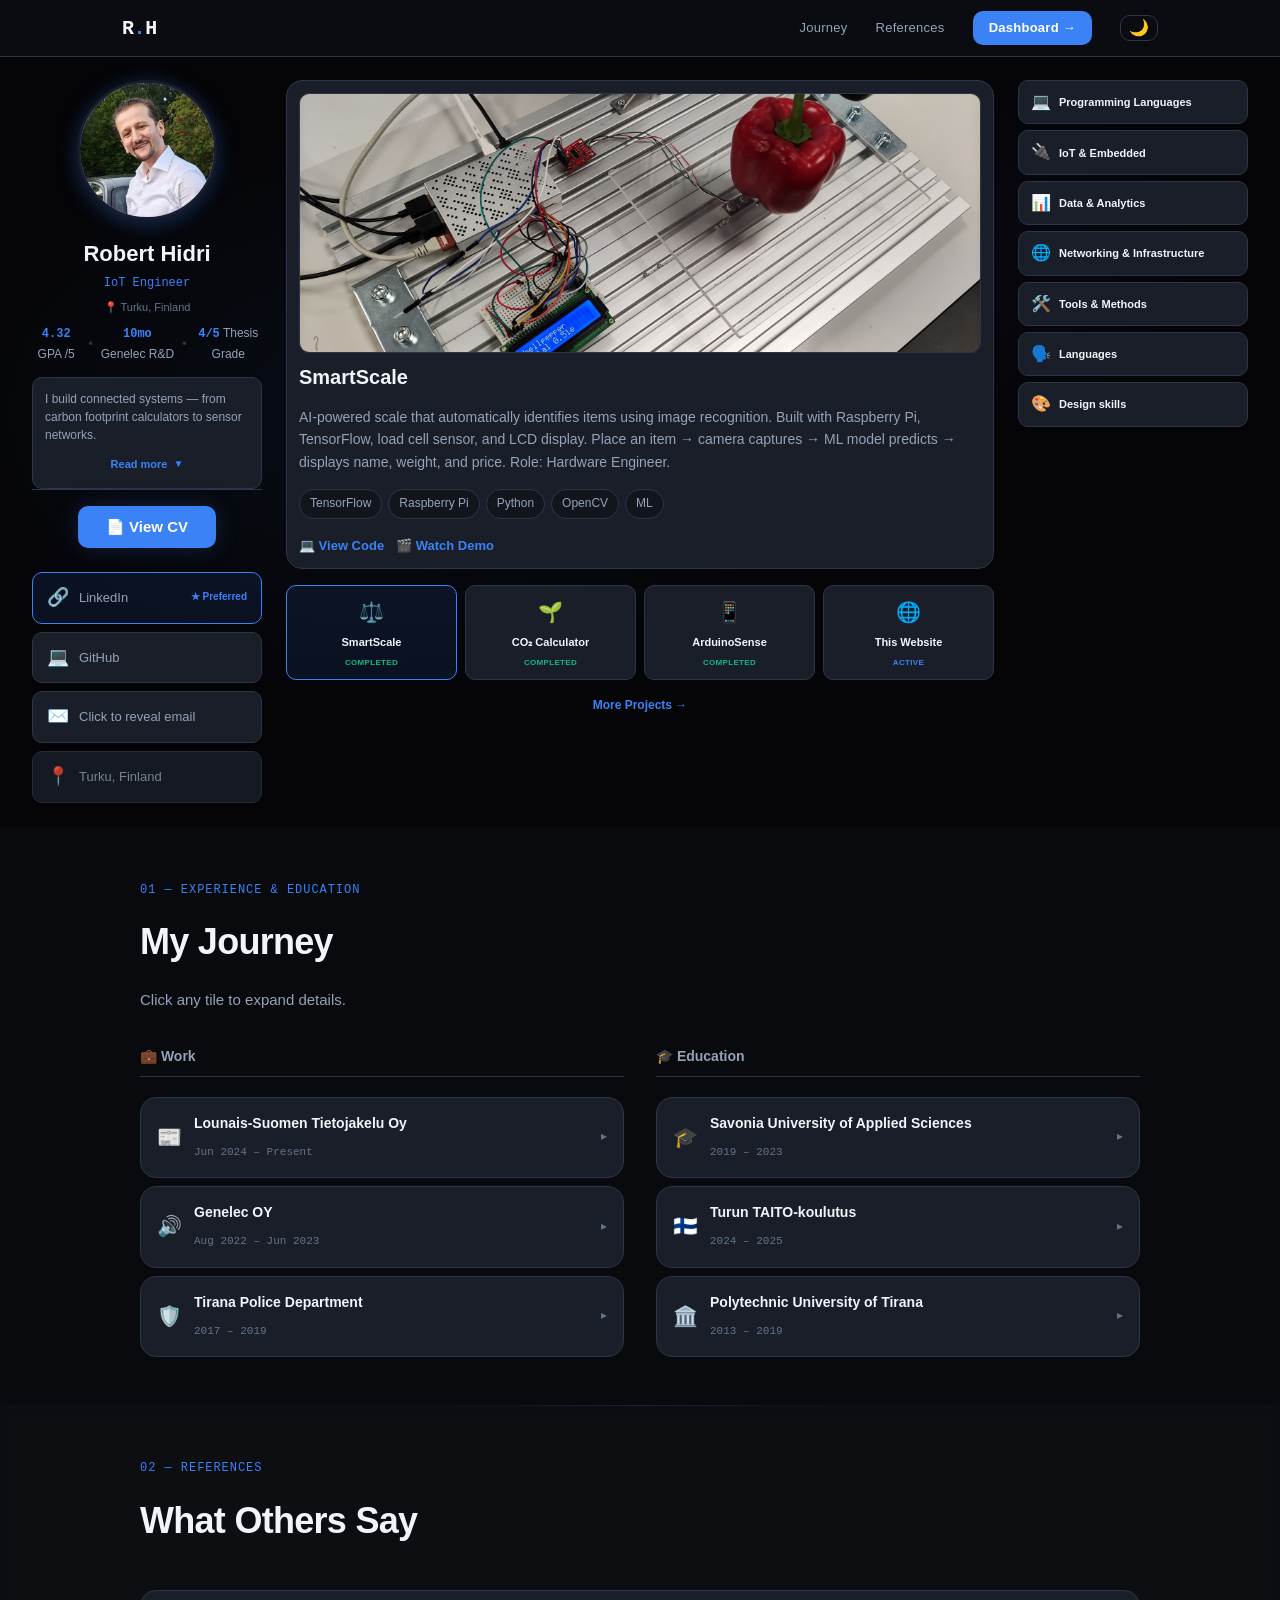
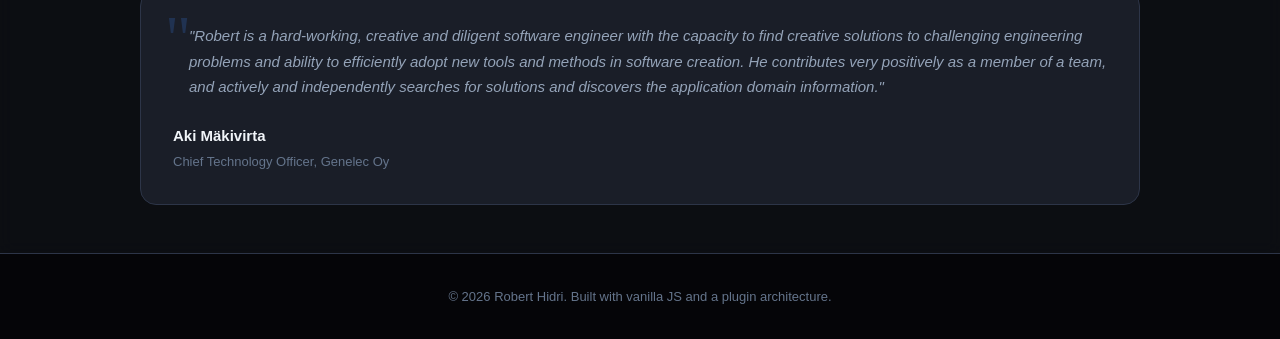
<file: index.html>
<!DOCTYPE html>
<html lang="en">
<head>
    <meta charset="UTF-8">
    <meta name="viewport" content="width=device-width, initial-scale=1.0">

    <!-- Security Headers -->
    <meta http-equiv="X-Content-Type-Options" content="nosniff">
    <meta http-equiv="X-Frame-Options" content="SAMEORIGIN">
    <meta name="referrer" content="strict-origin-when-cross-origin">
    <meta http-equiv="Content-Security-Policy" 
          content="default-src 'self'; 
                   script-src 'self'; 
                   style-src 'self' https://fonts.googleapis.com 'unsafe-inline'; 
                   font-src 'self' https://fonts.gstatic.com; 
                   img-src 'self' data:; 
                   frame-src 'self'; 
                   connect-src 'self';">

    <!-- SEO Meta -->
    <meta name="description" content="Robert Hidri — IoT Engineer based in Finland. Building connected systems from carbon footprint calculators to sensor networks. Python, embedded systems, industrial IoT.">
    <meta name="keywords" content="IoT Engineer, Software Developer, Python, Embedded Systems, Finland, Turku, Carbon Footprint, Genelec">
    <meta name="author" content="Robert Hidri">
    <title>Robert Hidri — IoT Engineer</title>

    <!-- Open Graph for LinkedIn/Facebook sharing -->
    <meta property="og:title" content="Robert Hidri — IoT Engineer">
    <meta property="og:description" content="Building connected systems from carbon footprint calculators to sensor networks. Problem solver who explains complex tech through stories and analogies.">
    <meta property="og:type" content="website">
    <meta property="og:url" content="https://robert26912.github.io/portofolio/">
    <meta property="og:image" content="https://robert26912.github.io/portofolio/og-image.png">
    <meta property="og:image:width" content="1200">
    <meta property="og:image:height" content="630">
    <meta property="og:locale" content="en_US">
    <meta property="og:site_name" content="Robert Hidri Portfolio">

    <!-- Twitter Card -->
    <meta name="twitter:card" content="summary_large_image">
    <meta name="twitter:title" content="Robert Hidri — IoT Engineer">
    <meta name="twitter:description" content="Building connected systems from carbon footprint calculators to sensor networks.">
    <meta name="twitter:image" content="https://robert26912.github.io/portofolio/og-image.png">

    <!-- Theme color for mobile browsers -->
    <meta name="theme-color" content="#0a0c10" id="themeColorMeta">

    <!-- Favicon -->
    <link rel="icon" type="image/svg+xml" href="data:image/svg+xml,<svg xmlns='http://www.w3.org/2000/svg' viewBox='0 0 100 100'><text y='.9em' font-size='90'>⚡</text></svg>">

    <!-- Fonts (preconnect for performance) -->
    <link rel="preconnect" href="https://fonts.googleapis.com">
    <link rel="preconnect" href="https://fonts.gstatic.com" crossorigin>
    <link href="https://fonts.googleapis.com/css2?family=DM+Sans:ital,wght@0,400;0,500;0,700&family=JetBrains+Mono:wght@400;500&display=swap" rel="stylesheet">

    <!-- Stylesheets -->
    <link rel="stylesheet" href="style.css">
    <link rel="stylesheet" href="responsive.css">
</head>

<body>
    <!-- Accessibility: Skip to main content link -->
    <a href="#main-content" class="skip-link">Skip to main content</a>

    <!-- Honeypot: invisible email trap for bots -->
    <div style="position:absolute;left:-9999px;top:-9999px;" aria-hidden="true">
        <a href="mailto:contact@robert-hidri.dev" tabindex="-1">Contact</a>
    </div>

    <!-- ===== NAVIGATION ===== -->
    <nav class="nav" role="navigation" aria-label="Main navigation">
        <div class="nav-inner">
            <a href="index.html" class="nav-logo" aria-label="Robert Hidri — Home">
                R<span class="accent">.</span>H
            </a>

            <!-- Mobile menu toggle -->
            <button class="nav-toggle" id="navToggle" aria-label="Toggle navigation menu" aria-expanded="false">
                <span class="nav-toggle-bar"></span>
                <span class="nav-toggle-bar"></span>
                <span class="nav-toggle-bar"></span>
            </button>

            <div class="nav-links" id="navLinks">
                <a href="#experience">Journey</a>
                <a href="#references">References</a>
                <a href="dashboard.html" class="nav-cta">Dashboard →</a>
                <button class="theme-toggle" id="themeToggle" aria-label="Toggle light/dark mode" title="Toggle theme">🌙</button>
            </div>
        </div>
    </nav>

    <!-- ===== HERO + PROJECTS COMBINED ===== -->
    <header class="hero-compact">
        <div class="hero-layout">

            <!-- Left Column: Profile + Contact -->
            <div class="left-column">

                <!-- Profile Card -->
                <div class="profile-card" id="profileCard">
                    <div class="profile-photo-wrapper">
                        <div class="profile-photo" id="profilePhoto" role="img" aria-label="Profile photo">
                            <span class="photo-placeholder" id="photoPlaceholder">R.H</span>
                        </div>
                    </div>

                    <h1 class="profile-name" id="heroName">Robert Hidri</h1>
                    <p class="profile-title" id="heroTitle">IoT Engineer</p>
                    <p class="profile-location" id="heroLocation"></p>

                    <!-- Quick Stats (rendered from profile.json) -->
                    <div class="profile-quick-stats" id="profileStats" aria-label="Key achievements">
                        <!-- Populated by JS from profile.stats array -->
                    </div>

                    <!-- Expandable Bio Section -->
                    <div class="profile-bio-wrapper" id="bioWrapper">
                        <div class="profile-bio-preview" id="bioToggle" role="button" tabindex="0" aria-expanded="false" aria-controls="bioFull">
                            <p class="bio-teaser" id="bioTeaser">Building connected systems — from carbon footprint calculators to sensor networks.</p>
                            <button class="bio-expand-btn" id="bioExpandBtn" aria-hidden="true" tabindex="-1">
                                <span class="expand-text">Read more</span>
                                <span class="expand-icon" aria-hidden="true">▼</span>
                            </button>
                        </div>

                        <div class="profile-bio-full" id="bioFull" aria-hidden="true">
                            <div class="bio-full-text" id="bioFullText">Loading...</div>
                            <div class="bio-highlights" id="bioHighlights"></div>
                        </div>
                    </div>

                    <button class="btn btn-primary btn-sm" id="cvModalOpen" aria-haspopup="dialog">
                        📄 View CV
                    </button>
                </div>

                <!-- Contact Tiles -->
                <div class="contact-mini" id="contactMini" aria-label="Contact links">
                    <!-- Populated by JS -->
                </div>
            </div>

            <!-- Center: Project Showcase -->
            <div class="center-column">
                <div class="showcase-preview">
                    <div class="preview-media" id="previewMedia">
                        <div class="preview-placeholder">
                            <span class="preview-icon">🌱</span>
                            <span class="preview-text">Carbon Footprint Calculator</span>
                        </div>
                    </div>

                    <div class="preview-info" id="previewDetails">
                        <h3 class="preview-title">Select a Project</h3>
                        <p class="preview-description">Select a project below to preview.</p>
                        <div class="preview-tags"></div>
                        <div class="preview-links"></div>
                    </div>
                </div>

                <!-- Project Tiles Row -->
                <div class="showcase-tiles" id="projectTiles" role="tablist" aria-label="Featured projects">
                    <!-- Populated by JS -->
                </div>

                <a href="dashboard.html" class="showcase-more">More Projects →</a>
            </div>

            <!-- Right Column: Skills Tabs -->
            <div class="right-column">
                <div class="skills-sidebar" id="skillsSidebar" aria-label="Skills overview">
                    <!-- Populated by JS -->
                </div>
            </div>

        </div>
    </header>

    <!-- Fallback when JavaScript is disabled -->
    <noscript>
        <div class="noscript-msg">
            <p><strong>Robert Hidri</strong> — IoT Engineer</p>
            <p>This portfolio requires JavaScript for interactive features. Please enable JavaScript to explore projects, skills, and experience.</p>
        </div>
    </noscript>

    <!-- ===== MAIN CONTENT ===== -->
    <main id="main-content">

        <!-- Experience & Education -->
        <section id="experience" class="section">
            <div class="section-inner">
                <span class="section-tag">01 — Experience &amp; Education</span>
                <h2>My Journey</h2>
                <p class="section-subtitle">Click any tile to expand details.</p>

                <div class="journey-grid">
                    <div class="journey-column">
                        <h3 class="journey-heading">💼 Work</h3>
                        <div class="journey-tiles" id="experienceTiles"></div>
                    </div>

                    <div class="journey-column">
                        <h3 class="journey-heading">🎓 Education</h3>
                        <div class="journey-tiles" id="educationTiles"></div>
                    </div>
                </div>
            </div>
        </section>


        <!-- References -->
        <section id="references" class="section section-alt">
            <div class="section-inner">
                <span class="section-tag">02 — References</span>
                <h2>What Others Say</h2>
                <div class="references-grid" id="referencesGrid"></div>
            </div>
        </section>

    </main>

    <!-- ===== CV MODAL ===== -->
    <div id="cvModal" class="modal" role="dialog" aria-modal="true" aria-labelledby="cvModalTitle" aria-hidden="true">
        <div class="modal-content modal-cv">
            <div class="modal-header">
                <h3 id="cvModalTitle">📄 Curriculum Vitae</h3>
                <button class="modal-close" id="cvModalClose" aria-label="Close CV modal">×</button>
            </div>
            <div class="modal-body">
                <!-- iframe src set dynamically to avoid loading on page load -->
                <iframe id="cvIframe" class="cv-preview" title="Robert Hidri CV PDF"></iframe>
            </div>
            <div class="modal-footer">
                <a href="Robert_Hidri_CV.pdf" download class="btn btn-primary">⬇️ Download PDF</a>
                <button class="btn btn-ghost" id="cvModalCloseFooter">Close</button>
            </div>
        </div>
    </div>

    <!-- ===== FOOTER ===== -->
    <footer class="footer" role="contentinfo">
        <div class="footer-inner">
            <p>&copy; 2026 Robert Hidri. Built with vanilla JS and a plugin architecture.</p>
        </div>
    </footer>

    <!-- Scripts: shared utilities first, then loader -->
    <script src="sanitize.js" defer></script>
    <script src="profile-loader.js" defer></script>
</body>
</html>
</file>
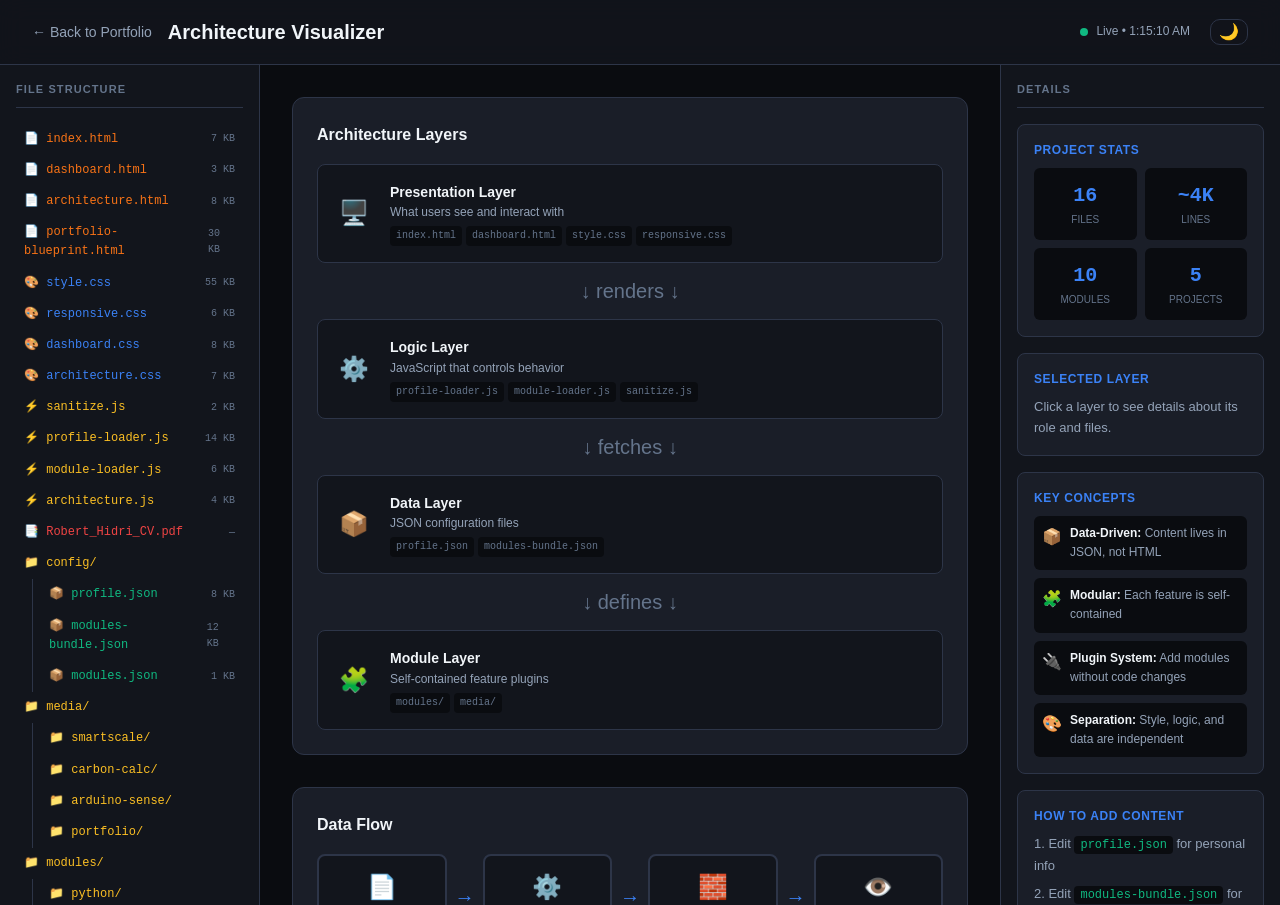
<file: architecture.html>
<!DOCTYPE html>
<html lang="en">
<head>
    <meta charset="UTF-8">
    <meta name="viewport" content="width=device-width, initial-scale=1.0">

    <!-- Security Headers -->
    <meta http-equiv="X-Content-Type-Options" content="nosniff">
    <meta http-equiv="X-Frame-Options" content="SAMEORIGIN">
    <meta name="referrer" content="strict-origin-when-cross-origin">
    <meta http-equiv="Content-Security-Policy"
          content="default-src 'self';
                   script-src 'self';
                   style-src 'self' https://fonts.googleapis.com 'unsafe-inline';
                   font-src 'self' https://fonts.gstatic.com;
                   img-src 'self' data:;
                   connect-src 'self';">

    <meta name="description" content="Architecture visualizer for Robert Hidri's modular portfolio platform.">
    <meta name="author" content="Robert Hidri">
    <title>Architecture — Robert Hidri Portfolio</title>

    <!-- Theme color for mobile browsers -->
    <meta name="theme-color" content="#0a0c10" id="themeColorMeta">

    <!-- Favicon -->
    <link rel="icon" type="image/svg+xml" href="data:image/svg+xml,<svg xmlns='http://www.w3.org/2000/svg' viewBox='0 0 100 100'><text y='.9em' font-size='90'>⚡</text></svg>">

    <!-- Fonts -->
    <link rel="preconnect" href="https://fonts.googleapis.com">
    <link rel="preconnect" href="https://fonts.gstatic.com" crossorigin>
    <link href="https://fonts.googleapis.com/css2?family=DM+Sans:wght@400;500;700&family=JetBrains+Mono:wght@400;500&display=swap" rel="stylesheet">

    <!-- Stylesheet -->
    <link rel="stylesheet" href="architecture.css">
</head>
<body>

    <header class="header" role="banner">
        <div class="header-left">
            <a href="index.html" class="header-back" aria-label="Back to portfolio home">← Back to Portfolio</a>
            <h1>Architecture Visualizer</h1>
        </div>
        <div class="header-right">
            <div class="header-status">
                <span class="status-dot" aria-hidden="true"></span>
                <span id="lastUpdate">Analyzing structure...</span>
            </div>
            <button class="theme-toggle" id="themeToggle" aria-label="Toggle light/dark mode" title="Toggle theme">🌙</button>
        </div>
    </header>

    <main class="main" id="main-content">
        <!-- File Tree -->
        <aside class="file-panel" aria-label="File structure">
            <div class="panel-title">File Structure</div>
            <div class="file-tree" id="fileTree" role="tree">
                <!-- Populated by JS -->
            </div>
        </aside>

        <!-- Main Diagram Area -->
        <section class="diagram-panel" aria-label="Architecture diagrams">

            <!-- Architecture Layers -->
            <div class="diagram-section">
                <h2 class="diagram-title">Architecture Layers</h2>
                <div class="layer-diagram" id="layerDiagram">
                    <div class="layer" data-layer="presentation" role="button" tabindex="0">
                        <div class="layer-icon" aria-hidden="true">🖥️</div>
                        <div class="layer-info">
                            <div class="layer-name">Presentation Layer</div>
                            <div class="layer-desc">What users see and interact with</div>
                            <div class="layer-files">
                                <span class="layer-file">index.html</span>
                                <span class="layer-file">dashboard.html</span>
                                <span class="layer-file">style.css</span>
                                <span class="layer-file">responsive.css</span>
                            </div>
                        </div>
                    </div>

                    <div class="flow-arrow" aria-hidden="true">↓ renders ↓</div>

                    <div class="layer" data-layer="logic" role="button" tabindex="0">
                        <div class="layer-icon" aria-hidden="true">⚙️</div>
                        <div class="layer-info">
                            <div class="layer-name">Logic Layer</div>
                            <div class="layer-desc">JavaScript that controls behavior</div>
                            <div class="layer-files">
                                <span class="layer-file">profile-loader.js</span>
                                <span class="layer-file">module-loader.js</span>
                                <span class="layer-file">sanitize.js</span>
                            </div>
                        </div>
                    </div>

                    <div class="flow-arrow" aria-hidden="true">↓ fetches ↓</div>

                    <div class="layer" data-layer="data" role="button" tabindex="0">
                        <div class="layer-icon" aria-hidden="true">📦</div>
                        <div class="layer-info">
                            <div class="layer-name">Data Layer</div>
                            <div class="layer-desc">JSON configuration files</div>
                            <div class="layer-files">
                                <span class="layer-file">profile.json</span>
                                <span class="layer-file">modules-bundle.json</span>
                            </div>
                        </div>
                    </div>

                    <div class="flow-arrow" aria-hidden="true">↓ defines ↓</div>

                    <div class="layer" data-layer="modules" role="button" tabindex="0">
                        <div class="layer-icon" aria-hidden="true">🧩</div>
                        <div class="layer-info">
                            <div class="layer-name">Module Layer</div>
                            <div class="layer-desc">Self-contained feature plugins</div>
                            <div class="layer-files">
                                <span class="layer-file">modules/</span>
                                <span class="layer-file">media/</span>
                            </div>
                        </div>
                    </div>
                </div>
            </div>

            <!-- Data Flow -->
            <div class="diagram-section">
                <h2 class="diagram-title">Data Flow</h2>
                <div class="flow-diagram">
                    <div class="flow-node">
                        <div class="flow-node-icon" aria-hidden="true">📄</div>
                        <div class="flow-node-label">JSON Config</div>
                    </div>
                    <div class="flow-connector" aria-hidden="true">→</div>
                    <div class="flow-node">
                        <div class="flow-node-icon" aria-hidden="true">⚙️</div>
                        <div class="flow-node-label">JS Loader</div>
                    </div>
                    <div class="flow-connector" aria-hidden="true">→</div>
                    <div class="flow-node">
                        <div class="flow-node-icon" aria-hidden="true">🧱</div>
                        <div class="flow-node-label">DOM Elements</div>
                    </div>
                    <div class="flow-connector" aria-hidden="true">→</div>
                    <div class="flow-node">
                        <div class="flow-node-icon" aria-hidden="true">👁️</div>
                        <div class="flow-node-label">User Sees</div>
                    </div>
                </div>
            </div>

            <!-- Component Relationships (CSS grid, replaces fixed SVG) -->
            <div class="diagram-section">
                <h2 class="diagram-title">Component Relationships</h2>
                <div class="relationship-grid">
                    <div class="rel-node" data-color="blue">
                        <div class="rel-node-icon" aria-hidden="true">📄</div>
                        <div class="rel-node-label">index.html</div>
                        <div class="rel-node-desc">Landing page</div>
                    </div>
                    <div class="rel-node" data-color="yellow">
                        <div class="rel-node-icon" aria-hidden="true">⚡</div>
                        <div class="rel-node-label">profile-loader.js</div>
                        <div class="rel-node-desc">Reads profile.json</div>
                    </div>
                    <div class="rel-node" data-color="green">
                        <div class="rel-node-icon" aria-hidden="true">📦</div>
                        <div class="rel-node-label">profile.json</div>
                        <div class="rel-node-desc">Personal data</div>
                    </div>
                    <div class="rel-arrows" aria-hidden="true">↕ index loads profile-loader → fetches profile.json ↕</div>
                    <div class="rel-node" data-color="purple">
                        <div class="rel-node-icon" aria-hidden="true">🖥️</div>
                        <div class="rel-node-label">dashboard.html</div>
                        <div class="rel-node-desc">Project dashboard</div>
                    </div>
                    <div class="rel-node" data-color="yellow">
                        <div class="rel-node-icon" aria-hidden="true">⚡</div>
                        <div class="rel-node-label">module-loader.js</div>
                        <div class="rel-node-desc">Reads modules bundle</div>
                    </div>
                    <div class="rel-node" data-color="green">
                        <div class="rel-node-icon" aria-hidden="true">📦</div>
                        <div class="rel-node-label">modules-bundle.json</div>
                        <div class="rel-node-desc">All module data</div>
                    </div>
                </div>
            </div>

        </section>

        <!-- Info Panel -->
        <aside class="info-panel" aria-label="Details panel">
            <div class="panel-title">Details</div>

            <div class="info-card">
                <div class="info-card-title">Project Stats</div>
                <div class="stats-grid" id="projectStats">
                    <div class="stat-item">
                        <div class="stat-value" id="statFiles">0</div>
                        <div class="stat-label">Files</div>
                    </div>
                    <div class="stat-item">
                        <div class="stat-value" id="statLines">0</div>
                        <div class="stat-label">Lines</div>
                    </div>
                    <div class="stat-item">
                        <div class="stat-value" id="statModules">0</div>
                        <div class="stat-label">Modules</div>
                    </div>
                    <div class="stat-item">
                        <div class="stat-value" id="statProjects">0</div>
                        <div class="stat-label">Projects</div>
                    </div>
                </div>
            </div>

            <div class="info-card" id="layerInfo">
                <div class="info-card-title">Selected Layer</div>
                <div class="info-card-content">
                    Click a layer to see details about its role and files.
                </div>
            </div>

            <div class="info-card">
                <div class="info-card-title">Key Concepts</div>
                <div class="concept-list">
                    <div class="concept-item">
                        <span class="concept-icon" aria-hidden="true">📦</span>
                        <span class="concept-text"><strong>Data-Driven:</strong> Content lives in JSON, not HTML</span>
                    </div>
                    <div class="concept-item">
                        <span class="concept-icon" aria-hidden="true">🧩</span>
                        <span class="concept-text"><strong>Modular:</strong> Each feature is self-contained</span>
                    </div>
                    <div class="concept-item">
                        <span class="concept-icon" aria-hidden="true">🔌</span>
                        <span class="concept-text"><strong>Plugin System:</strong> Add modules without code changes</span>
                    </div>
                    <div class="concept-item">
                        <span class="concept-icon" aria-hidden="true">🎨</span>
                        <span class="concept-text"><strong>Separation:</strong> Style, logic, and data are independent</span>
                    </div>
                </div>
            </div>

            <div class="info-card">
                <div class="info-card-title">How to Add Content</div>
                <div class="info-card-content">
                    <p>1. Edit <code>profile.json</code> for personal info</p>
                    <p>2. Edit <code>modules-bundle.json</code> for projects</p>
                    <p>3. Drop images in <code>media/</code> folders</p>
                    <p>4. No HTML/JS changes needed!</p>
                </div>
            </div>
        </aside>
    </main>

    <!-- Fallback when JS is disabled -->
    <noscript>
        <div class="noscript-msg">
            <p><strong>Architecture Visualizer</strong></p>
            <p>This page requires JavaScript to render the interactive architecture diagrams.</p>
        </div>
    </noscript>

    <!-- Scripts: shared utilities (theme toggle + sanitize) first -->
    <script src="sanitize.js" defer></script>
    <script src="architecture.js" defer></script>
</body>
</html>
</file>
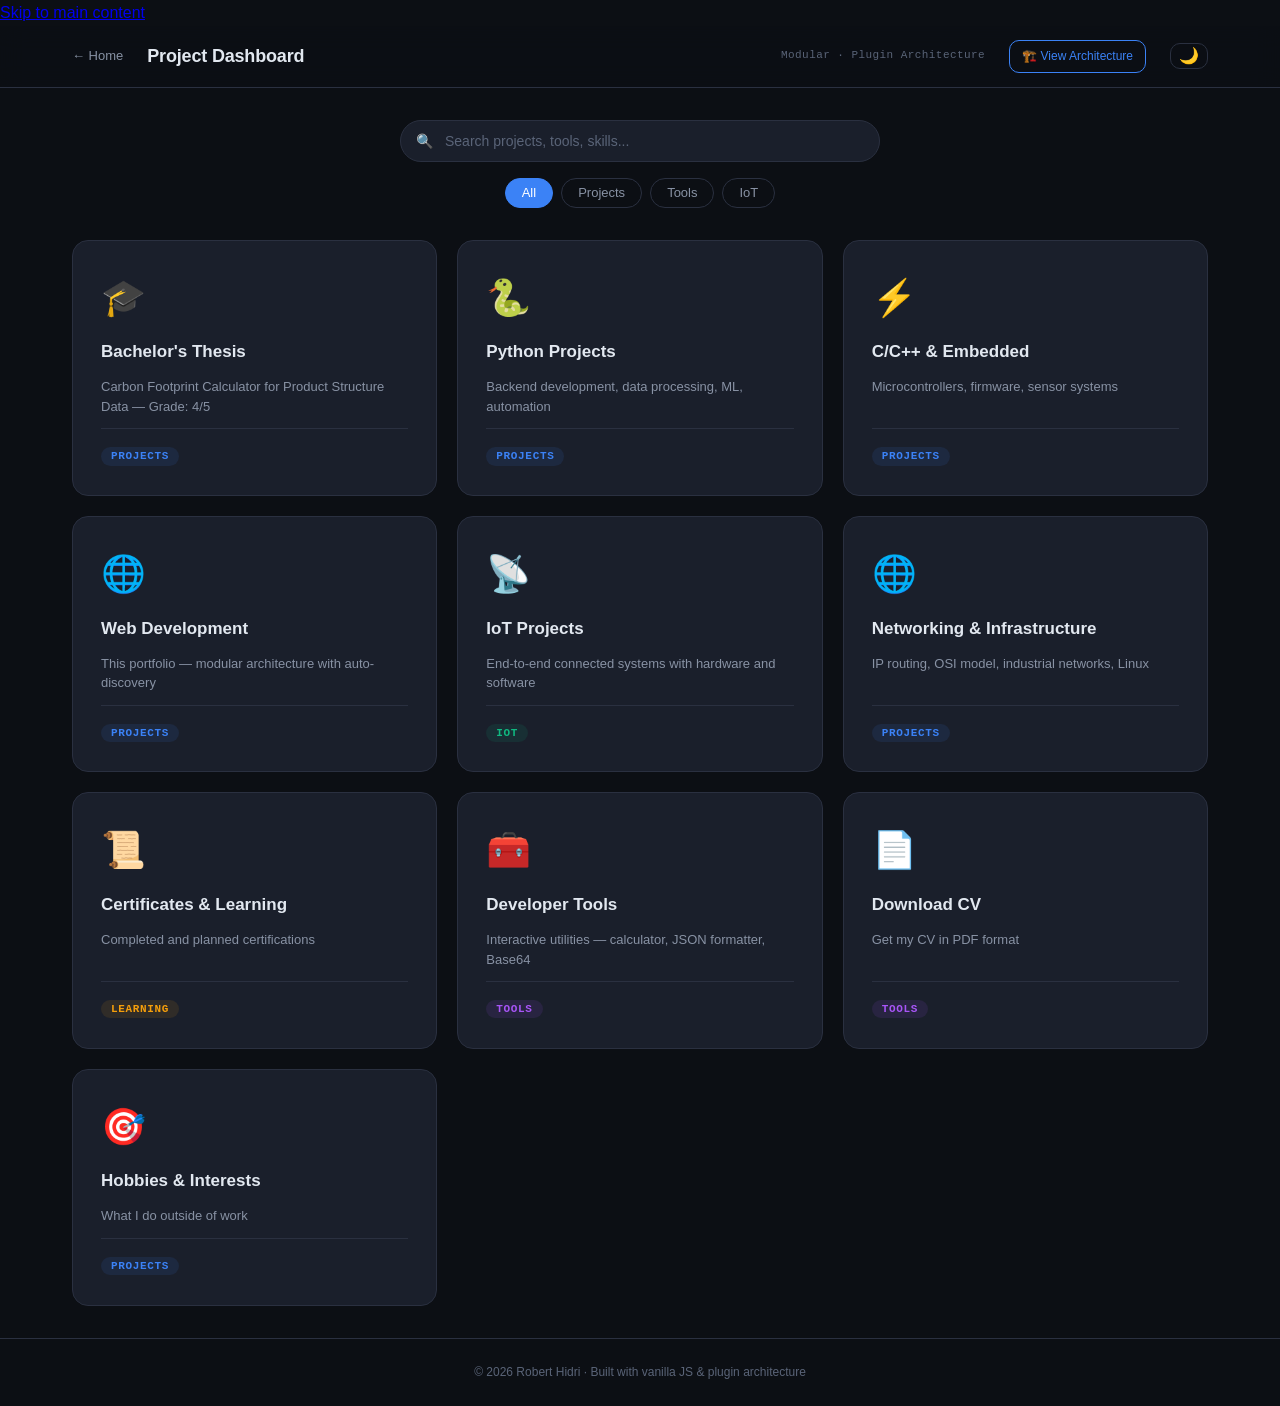
<file: dashboard.html>
<!DOCTYPE html>
<html lang="en">
<head>
    <meta charset="UTF-8">
    <meta name="viewport" content="width=device-width, initial-scale=1.0">

    <!-- Security Headers -->
    <meta http-equiv="X-Content-Type-Options" content="nosniff">
    <meta http-equiv="X-Frame-Options" content="SAMEORIGIN">
    <meta name="referrer" content="strict-origin-when-cross-origin">
    <meta http-equiv="Content-Security-Policy" 
          content="default-src 'self'; 
                   script-src 'self'; 
                   style-src 'self' https://fonts.googleapis.com 'unsafe-inline'; 
                   font-src 'self' https://fonts.gstatic.com; 
                   img-src 'self' data:; 
                   connect-src 'self';">

    <!-- SEO Meta -->
    <meta name="description" content="Robert Hidri's project dashboard — explore IoT, Python, embedded systems, and dev tools modules.">
    <meta name="author" content="Robert Hidri">
    <title>Dashboard — Robert Hidri</title>

    <!-- Theme color for mobile browsers -->
    <meta name="theme-color" content="#0c0f14" id="themeColorMeta">

    <!-- Favicon -->
    <link rel="icon" type="image/svg+xml" href="data:image/svg+xml,<svg xmlns='http://www.w3.org/2000/svg' viewBox='0 0 100 100'><text y='.9em' font-size='90'>⚡</text></svg>">

    <!-- Fonts -->
    <link rel="preconnect" href="https://fonts.googleapis.com">
    <link rel="preconnect" href="https://fonts.gstatic.com" crossorigin>
    <link href="https://fonts.googleapis.com/css2?family=DM+Sans:ital,wght@0,400;0,500;0,700&family=JetBrains+Mono:wght@400;500&display=swap" rel="stylesheet">

    <!-- Stylesheets -->
    <link rel="stylesheet" href="dashboard.css">
</head>

<body>
    <!-- Accessibility: Skip to main content -->
    <a href="#main-content" class="skip-link">Skip to main content</a>

    <!-- Header -->
    <header class="dashboard-header" role="banner">
        <div class="header-content">
            <a href="index.html" class="header-back" aria-label="Back to home page">← Home</a>
            <h1>Project Dashboard</h1>
            <div class="header-links">
                <span class="header-tag">Modular · Plugin Architecture</span>
                <a href="architecture.html" class="header-link">🏗️ View Architecture</a>
                <button class="theme-toggle" id="themeToggle" aria-label="Toggle light/dark mode" title="Toggle theme">🌙</button>
            </div>
        </div>
    </header>

    <!-- Main Content -->
    <main class="dashboard-main" id="main-content">

        <!-- Search & Filters -->
        <section class="controls" aria-label="Search and filter controls">
            <div class="search-bar">
                <span class="search-icon" aria-hidden="true">🔍</span>
                <input 
                    type="search" 
                    id="searchInput" 
                    placeholder="Search projects, tools, skills..."
                    aria-label="Search projects"
                    autocomplete="off"
                >
            </div>
            <div class="filters" role="group" aria-label="Category filters">
                <button class="filter-btn active" data-category="all" aria-pressed="true">All</button>
                <button class="filter-btn" data-category="projects" aria-pressed="false">Projects</button>
                <button class="filter-btn" data-category="tools" aria-pressed="false">Tools</button>
                <button class="filter-btn" data-category="iot" aria-pressed="false">IoT</button>
            </div>
        </section>

        <!-- Tile Grid -->
        <section class="tile-grid" id="tileGrid" aria-label="Project modules" aria-live="polite">
            <div class="loading" role="status">Loading modules...</div>
        </section>

    </main>

    <!-- Detail Modal -->
    <div id="detailModal" class="modal" role="dialog" aria-modal="true" aria-labelledby="modalTitle">
        <div class="modal-backdrop"></div>
        <div class="modal-content">
            <button class="modal-close" id="modalClose" aria-label="Close modal">&times;</button>
            <div class="modal-header">
                <div class="modal-icon" id="modalIcon" aria-hidden="true">📦</div>
                <h2 id="modalTitle">Module Title</h2>
                <span class="category-badge" id="modalCategory">category</span>
            </div>
            <div class="modal-body" id="modalBody"></div>
            <div class="modal-footer">
                <button class="btn btn-secondary" id="modalCloseBtn">Close</button>
            </div>
        </div>
    </div>

    <!-- Footer -->
    <footer class="footer" role="contentinfo">
        <p>&copy; 2026 Robert Hidri · Built with vanilla JS &amp; plugin architecture</p>
    </footer>

    <!-- Fallback when JS is disabled -->
    <noscript>
        <div style="text-align:center;padding:3rem 2rem;color:#8892a4;">
            <p>This dashboard requires JavaScript to load project modules.</p>
        </div>
    </noscript>

    <!-- Scripts: shared utilities first, then tools, then loader -->
    <script src="sanitize.js" defer></script>
    <script src="modules/dev-tools/tools.js" defer></script>
    <script src="module-loader.js" defer></script>
</body>
</html>
</file>
<file: style.css>
/* ===========================================
   DESIGN SYSTEM — Robert Hidri Portfolio
   
   Aesthetic: Technical-clean with warmth
   Font: DM Sans (body) + JetBrains Mono (code/accents)
   Palette: Deep navy + electric blue accent + warm grays
   =========================================== */

/* --- Variables --- */
:root {
    --bg:          #0a0c10;
    --bg-surface:  #12151c;
    --bg-card:     #1a1e28;
    --bg-alt:      #0e1116;
    --border:      #2d3548;
    --border-hover:#4a5568;

    --text:        #f1f5f9;
    --text-muted:  #94a3b8;
    --text-dim:    #64748b;

    --accent:      #3b82f6;
    --accent-glow: rgba(59, 130, 246, 0.2);
    --accent-dark: #2563eb;
    --accent-soft: rgba(59, 130, 246, 0.1);

    --font:       'DM Sans', -apple-system, sans-serif;
    --font-mono:  'JetBrains Mono', 'Courier New', monospace;

    --radius:      0.625rem;
    --radius-lg:   1rem;
    --transition:  0.25s cubic-bezier(0.4, 0, 0.2, 1);
}

/* --- Reset --- */
*, *::before, *::after {
    margin: 0;
    padding: 0;
    box-sizing: border-box;
}

html {
    scroll-behavior: smooth;
    scroll-padding-top: 5rem;
}

body {
    font-family: var(--font);
    line-height: 1.65;
    color: var(--text);
    background: #050508;
    -webkit-font-smoothing: antialiased;
    position: relative;
    overflow-x: hidden;
}

a {
    color: var(--accent);
    text-decoration: none;
    transition: color var(--transition);
}
a:hover { color: #60a5fa; }

img { max-width: 100%; display: block; }

/* --- Nav --- */
.nav {
    position: fixed;
    top: 0;
    left: 0;
    right: 0;
    z-index: 1000;
    background: rgba(12, 15, 20, 0.85);
    backdrop-filter: blur(12px);
    border-bottom: 1px solid var(--border);
}

.nav-inner {
    max-width: 1100px;
    margin: 0 auto;
    padding: 0 2rem;
    height: 3.5rem;
    display: flex;
    align-items: center;
    justify-content: space-between;
}

.nav-logo {
    font-family: var(--font-mono);
    font-size: 1.25rem;
    font-weight: 700;
    color: var(--text);
    letter-spacing: -0.02em;
}
.nav-logo:hover { color: var(--text); }
.nav-logo .accent { color: var(--accent); }

.nav-links {
    display: flex;
    align-items: center;
    gap: 1.75rem;
}

.nav-links a {
    font-size: 0.8125rem;
    font-weight: 500;
    color: var(--text-muted);
    letter-spacing: 0.02em;
    transition: color var(--transition);
}
.nav-links a:hover { color: var(--text); }

.nav-cta {
    padding: 0.4rem 1rem !important;
    background: var(--accent);
    color: white !important;
    border-radius: var(--radius);
    font-weight: 600 !important;
}
.nav-cta:hover { background: var(--accent-dark); color: white !important; }

/* Work in Progress Badge */
.wip-badge {
    display: inline-flex;
    align-items: center;
    gap: 0.375rem;
    padding: 0.25rem 0.625rem;
    font-size: 0.6875rem;
    font-weight: 600;
    text-transform: uppercase;
    letter-spacing: 0.05em;
    color: #fbbf24;
    background: rgba(251, 191, 36, 0.1);
    border: 1px solid rgba(251, 191, 36, 0.3);
    border-radius: 2rem;
}

.wip-badge::before {
    content: '🚧';
    font-size: 0.75rem;
}

/* --- Hero Compact (3-Column Layout) --- */
.hero-compact {
    position: relative;
    min-height: auto;
    display: flex;
    align-items: flex-start;
    padding: 5rem 2rem 1.5rem;
    background:
        radial-gradient(ellipse 50% 50% at 30% 50%, rgba(59, 130, 246, 0.06) 0%, transparent 70%),
        radial-gradient(ellipse 40% 40% at 70% 30%, rgba(139, 92, 246, 0.04) 0%, transparent 60%);
}

.hero-layout {
    max-width: 1300px;
    margin: 0 auto;
    display: grid;
    grid-template-columns: 230px 1fr 230px;
    gap: 1.5rem;
    align-items: start;
    width: 100%;
}

/* Left Column: Profile + Contact */
.left-column {
    display: flex;
    flex-direction: column;
    gap: 1.5rem;
    position: sticky;
    top: 5rem;
}

/* Profile Card (Static Photo + Expandable Bio) */
.profile-card {
    text-align: center;
}

/* Profile Photo - Static */
.profile-photo-wrapper {
    width: 140px;
    height: 140px;
    margin: 0 auto 1rem;
    position: relative;
}

.profile-photo {
    width: 100%;
    height: 100%;
    border-radius: 50%;
    background: linear-gradient(135deg, var(--accent), #8b5cf6);
    display: flex;
    align-items: center;
    justify-content: center;
    font-family: var(--font-mono);
    font-size: 2.5rem;
    font-weight: 700;
    color: white;
    border: 3px solid var(--bg-card);
    box-shadow: 0 4px 20px rgba(59, 130, 246, 0.3);
    overflow: hidden;
}

.profile-photo img {
    width: 100%;
    height: 100%;
    object-fit: cover;
}

.profile-name {
    font-size: 1.375rem;
    font-weight: 700;
    margin-bottom: 0.125rem;
}

.profile-title {
    font-family: var(--font-mono);
    font-size: 0.75rem;
    color: var(--accent);
    margin-bottom: 0.25rem;
}

.profile-location {
    font-size: 0.6875rem;
    color: var(--text-dim);
    margin-bottom: 0.5rem;
}

/* Quick Stats Row */
.profile-quick-stats {
    display: flex;
    justify-content: center;
    align-items: center;
    gap: 0.5rem;
    margin-bottom: 0.75rem;
    font-size: 0.75rem;
    color: var(--text-muted);
}

.quick-stat strong {
    color: var(--accent);
    font-family: var(--font-mono);
}

.quick-stat-divider {
    color: var(--border);
}

/* Expandable Bio Section */
.profile-bio-wrapper {
    margin-bottom: 1rem;
    text-align: left;
}

.profile-bio-preview {
    background: var(--bg-card);
    border: 1px solid var(--border);
    border-radius: var(--radius);
    padding: 0.75rem;
    cursor: pointer;
    transition: all var(--transition);
}

.profile-bio-preview:hover {
    border-color: var(--accent);
}

.bio-teaser {
    font-size: 0.75rem;
    color: var(--text-muted);
    line-height: 1.5;
    margin-bottom: 0.5rem;
}

.bio-expand-btn {
    display: flex;
    align-items: center;
    justify-content: center;
    gap: 0.375rem;
    width: 100%;
    padding: 0.375rem;
    background: transparent;
    border: none;
    color: var(--accent);
    font-size: 0.6875rem;
    font-weight: 600;
    cursor: pointer;
    transition: all var(--transition);
}

.bio-expand-btn:hover {
    color: #60a5fa;
}

.expand-icon {
    font-size: 0.625rem;
    transition: transform 0.3s ease;
}

/* Expanded state */
.profile-bio-wrapper.expanded .expand-icon {
    transform: rotate(180deg);
}

.profile-bio-wrapper.expanded .profile-bio-preview {
    border-bottom-left-radius: 0;
    border-bottom-right-radius: 0;
    border-bottom-color: transparent;
}

.profile-bio-full {
    max-height: 0;
    overflow: hidden;
    background: var(--bg-card);
    border: 1px solid var(--border);
    border-top: none;
    border-bottom-left-radius: var(--radius);
    border-bottom-right-radius: var(--radius);
    transition: max-height 0.4s ease, padding 0.3s ease;
}

.profile-bio-wrapper.expanded .profile-bio-full {
    max-height: 800px;
    padding: 0.75rem;
}

.bio-full-text {
    font-size: 0.75rem;
    color: var(--text-muted);
    line-height: 1.6;
    margin-bottom: 0.75rem;
}

.bio-full-text .bio-paragraph {
    margin-bottom: 0.5rem;
}

.bio-full-text .bio-paragraph:last-child {
    margin-bottom: 0;
}

.bio-full-text .bio-paragraph strong {
    color: var(--text);
    font-weight: 600;
}

.bio-highlights {
    display: flex;
    flex-wrap: wrap;
    gap: 0.375rem;
}

.bio-highlight {
    display: inline-flex;
    align-items: center;
    gap: 0.25rem;
    padding: 0.25rem 0.5rem;
    background: var(--accent-soft);
    border-radius: 2rem;
    font-size: 0.625rem;
    color: var(--accent);
}

.profile-actions {
    display: flex;
    justify-content: center;
}

.btn-sm {
    padding: 0.4rem 0.875rem;
    font-size: 0.75rem;
}

/* Contact Mini Tiles */
.contact-mini {
    display: flex;
    flex-direction: column;
    gap: 0.5rem;
}

.contact-mini-tile {
    display: flex;
    align-items: center;
    gap: 0.625rem;
    padding: 0.625rem 0.875rem;
    background: var(--bg-card);
    border: 1px solid var(--border);
    border-radius: var(--radius);
    font-size: 0.8125rem;
    color: var(--text-muted);
    text-decoration: none;
    transition: all var(--transition);
}

.contact-mini-tile:hover {
    border-color: var(--accent);
    color: var(--text);
    transform: translateX(4px);
}

.contact-mini-tile.preferred {
    border-color: var(--accent);
    background: var(--accent-soft);
}

.contact-mini-tile.preferred:hover {
    box-shadow: 0 4px 12px rgba(59, 130, 246, 0.2);
}

.contact-mini-icon {
    font-size: 1.125rem;
}

.contact-mini-label {
    flex: 1;
    font-weight: 500;
}

.contact-mini-badge {
    font-size: 0.625rem;
    color: var(--accent);
    font-weight: 600;
}

.contact-mini-tile.contact-mini-static {
    cursor: default;
    opacity: 0.8;
}

.contact-mini-tile.contact-mini-static:hover {
    transform: none;
    border-color: var(--border);
}

.contact-mini-tile.revealed {
    background: var(--accent-soft);
    border-color: var(--accent);
}

.contact-mini-email {
    font-family: var(--font-mono);
    font-size: 0.6875rem;
    color: var(--text);
}

/* CV Modal */
.modal {
    position: fixed;
    top: 0;
    left: 0;
    width: 100%;
    height: 100%;
    background: rgba(0, 0, 0, 0.8);
    backdrop-filter: blur(8px);
    z-index: 2000;
    display: flex;
    align-items: center;
    justify-content: center;
    opacity: 0;
    pointer-events: none;
    transition: opacity 0.3s ease;
}

.modal.active {
    opacity: 1;
    pointer-events: all;
}

.modal-content {
    background: var(--bg-surface);
    border: 1px solid var(--border);
    border-radius: var(--radius-lg);
    max-width: 90vw;
    max-height: 90vh;
    display: flex;
    flex-direction: column;
    overflow: hidden;
}

.modal-cv {
    width: 800px;
    height: 85vh;
}

.modal-header {
    display: flex;
    align-items: center;
    justify-content: space-between;
    padding: 1rem 1.5rem;
    border-bottom: 1px solid var(--border);
}

.modal-header h3 {
    font-size: 1rem;
    font-weight: 600;
}

.modal-close {
    background: none;
    border: none;
    color: var(--text-muted);
    font-size: 1.5rem;
    cursor: pointer;
    padding: 0;
    line-height: 1;
    transition: color 0.2s;
}

.modal-close:hover {
    color: var(--text);
}

.modal-body {
    flex: 1;
    overflow: hidden;
}

.cv-preview {
    width: 100%;
    height: 100%;
    border: none;
}

.modal-footer {
    display: flex;
    gap: 0.75rem;
    justify-content: flex-end;
    padding: 1rem 1.5rem;
    border-top: 1px solid var(--border);
}

/* Center Column: Project Showcase */
.center-column {
    display: flex;
    flex-direction: column;
    gap: 1rem;
}

.showcase-preview {
    display: flex;
    flex-direction: column;
    gap: 0.5rem;
    background: var(--bg-card);
    border: 1px solid var(--border);
    border-radius: var(--radius-lg);
    padding: 0.75rem;
    overflow: hidden;
}

.showcase-preview .preview-media {
    aspect-ratio: 21/9;
    max-height: 260px;
    background: var(--bg-surface);
    border: 1px solid var(--border);
    border-radius: var(--radius);
    display: flex;
    align-items: center;
    justify-content: center;
    overflow: hidden;
}

.showcase-preview .preview-media img {
    width: 100%;
    height: 100%;
    object-fit: cover;
}


.preview-media-gallery {
    position: relative;
    width: 100%;
    height: 100%;
}




.preview-placeholder {
    display: flex;
    flex-direction: column;
    align-items: center;
    gap: 0.5rem;
    color: var(--text-dim);
}

.preview-icon {
    font-size: 2.5rem;
}

.preview-text {
    font-size: 0.75rem;
}

.preview-info {
    display: flex;
    flex-direction: column;
}

.preview-title {
    font-size: 1rem;
    font-weight: 700;
    margin-bottom: 0.375rem;
}

.preview-description {
    font-size: 0.75rem;
    color: var(--text-muted);
    line-height: 1.6;
    margin-bottom: 0.5rem;
    flex: 1;
    overflow: hidden;
    display: -webkit-box;
    -webkit-line-clamp: 3;
    -webkit-box-orient: vertical;
}

.preview-tags {
    display: flex;
    flex-wrap: wrap;
    gap: 0.25rem;
    margin-bottom: 0.5rem;
}

.preview-tag {
    font-size: 0.625rem;
    padding: 0.2rem 0.5rem;
    background: rgba(59, 130, 246, 0.15);
    border: 1px solid rgba(59, 130, 246, 0.3);
    border-radius: 2rem;
    color: var(--accent);
    font-weight: 500;
}

.preview-links {
    display: flex;
    gap: 0.5rem;
    flex-wrap: wrap;
}

.preview-link {
    font-size: 0.6875rem;
    font-weight: 600;
    color: var(--accent);
}

.no-links {
    font-size: 0.6875rem;
    color: var(--text-dim);
    font-style: italic;
}

.wip-badge-sm {
    font-size: 0.5rem;
    padding: 0.1rem 0.3rem;
    background: rgba(251, 191, 36, 0.1);
    color: #fbbf24;
    border-radius: 2rem;
    font-weight: 600;
    text-transform: uppercase;
    margin-left: 0.25rem;
    vertical-align: middle;
}

/* Project Tiles Row */
.showcase-tiles {
    display: flex;
    gap: 0.5rem;
}

.showcase-tiles .project-tile {
    flex: 1;
    background: var(--bg-card);
    border: 1px solid var(--border);
    border-radius: var(--radius);
    padding: 0.625rem;
    cursor: pointer;
    transition: all var(--transition);
    display: flex;
    flex-direction: column;
    align-items: center;
    text-align: center;
    gap: 0.25rem;
}

.showcase-tiles .project-tile:hover {
    border-color: var(--border-hover);
    transform: translateY(-2px);
}

.showcase-tiles .project-tile.active {
    border-color: var(--accent);
    background: var(--accent-soft);
}

.showcase-tiles .tile-icon {
    font-size: 1.25rem;
}

.showcase-tiles .tile-name {
    font-size: 0.625rem;
    font-weight: 600;
    white-space: nowrap;
    overflow: hidden;
    text-overflow: ellipsis;
    max-width: 100%;
}

.showcase-tiles .tile-status {
    font-size: 0.5rem;
    font-weight: 600;
    text-transform: uppercase;
}

.status-done { color: #10b981; }
.status-active { color: var(--accent); }
.status-wip { color: #fbbf24; }

.showcase-more {
    text-align: center;
    font-size: 0.75rem;
    color: var(--accent);
    font-weight: 600;
}

/* Right Column: Skills Sidebar */
.right-column {
    position: sticky;
    top: 5rem;
}

.skills-sidebar {
    display: flex;
    flex-direction: column;
    gap: 0.375rem;
}

.skill-tab {
    background: var(--bg-card);
    border: 1px solid var(--border);
    border-radius: var(--radius);
    padding: 0.5rem 0.75rem;
    cursor: pointer;
    transition: all 0.5s cubic-bezier(0.4, 0, 0.2, 1);
    overflow: hidden;
}

.skill-tab:hover {
    border-color: var(--border-hover);
    background: rgba(59, 130, 246, 0.03);
}

.skill-tab.expanded {
    border-color: var(--accent);
    background: var(--accent-soft);
}

.skill-tab-header {
    display: flex;
    align-items: center;
    gap: 0.5rem;
}

.skill-tab-icon {
    font-size: 1rem;
    transition: transform 0.3s ease;
}

.skill-tab.expanded .skill-tab-icon {
    transform: scale(1.1);
}

.skill-tab-name {
    font-size: 0.6875rem;
    font-weight: 600;
    white-space: nowrap;
    overflow: hidden;
    text-overflow: ellipsis;
    flex: 1;
}

.skill-tab-expand {
    max-height: 0;
    overflow: hidden;
    transition: max-height 0.5s cubic-bezier(0.4, 0, 0.2, 1), 
                margin-top 0.5s cubic-bezier(0.4, 0, 0.2, 1), 
                opacity 0.4s ease;
    opacity: 0;
}

.skill-tab.expanded .skill-tab-expand {
    max-height: 200px;
    margin-top: 0.5rem;
    opacity: 1;
}

.skill-tab-items {
    display: flex;
    flex-wrap: wrap;
    gap: 0.25rem;
}

.skill-item {
    font-size: 0.5625rem;
    padding: 0.2rem 0.4rem;
    background: var(--bg-surface);
    border: 1px solid var(--border);
    border-radius: 2rem;
    color: var(--text-muted);
    transition: all 0.3s ease;
}

/* Responsive */
@media (max-width: 1000px) {
    .hero-layout {
        grid-template-columns: 1fr;
        gap: 2rem;
    }
    
    .left-column, .right-column {
        position: relative;
        top: 0;
    }
    
    .left-column {
        flex-direction: row;
        flex-wrap: wrap;
        justify-content: center;
        align-items: center;
    }
    
    .contact-mini {
        flex-direction: row;
        flex-wrap: wrap;
    }
    
    .skills-sidebar {
        flex-direction: row;
        flex-wrap: wrap;
    }
    
    .skill-tab {
        flex: 1;
        min-width: 120px;
    }
    
}

/* --- Buttons --- */
.btn {
    display: inline-flex;
    align-items: center;
    padding: 0.75rem 1.75rem;
    font-family: var(--font);
    font-size: 0.9375rem;
    font-weight: 600;
    border: none;
    border-radius: var(--radius);
    cursor: pointer;
    transition: all var(--transition);
    text-decoration: none;
}

.btn-primary {
    background: var(--accent);
    color: white;
    box-shadow: 0 0 24px rgba(59, 130, 246, 0.2);
}
.btn-primary:hover {
    background: var(--accent-dark);
    color: white;
    box-shadow: 0 0 32px rgba(59, 130, 246, 0.35);
    transform: translateY(-1px);
}

.btn-ghost {
    background: transparent;
    color: var(--text-muted);
    border: 1px solid var(--border);
}
.btn-ghost:hover {
    border-color: var(--border-hover);
    color: var(--text);
}

.btn-lg {
    padding: 1rem 2.25rem;
    font-size: 1rem;
}

/* --- Sections --- */
.section {
    padding: 3rem 2rem;
    position: relative;
    background: rgba(10, 12, 16, 0.75);
    backdrop-filter: blur(8px);
}

/* Alternating section backgrounds for visual rhythm */
.section-alt {
    background: rgba(14, 17, 22, 0.8);
}

/* Subtle section dividers */
.section::before {
    content: '';
    position: absolute;
    top: 0;
    left: 50%;
    transform: translateX(-50%);
    width: 60%;
    max-width: 400px;
    height: 1px;
    background: linear-gradient(90deg, 
        transparent 0%, 
        rgba(59, 130, 246, 0.2) 50%,
        transparent 100%
    );
}

.section:first-of-type::before,
.hero + main .section:first-child::before {
    display: none;
}

.section-inner {
    max-width: 1000px;
    margin: 0 auto;
}

.section-cta {
    background: rgba(20, 24, 32, 0.95);
    border-top: 1px solid rgba(59, 130, 246, 0.15);
    border-bottom: 1px solid rgba(59, 130, 246, 0.15);
}

.section-tag {
    display: inline-block;
    font-family: var(--font-mono);
    font-size: 0.75rem;
    color: var(--accent);
    letter-spacing: 0.08em;
    text-transform: uppercase;
    margin-bottom: 0.75rem;
}

.section h2 {
    font-size: clamp(1.75rem, 4vw, 2.25rem);
    font-weight: 700;
    letter-spacing: -0.02em;
    margin-bottom: 2.5rem;
}

.section-subtitle {
    color: var(--text-muted);
    font-size: 0.9375rem;
    margin-top: -1.5rem;
    margin-bottom: 2rem;
}
.section-subtitle a {
    color: var(--accent);
}

/* --- Project Showcase (legacy/dashboard) --- */
.preview-image,
.preview-video {
    width: 100%;
    height: 100%;
    object-fit: cover;
}

.preview-thumbnails {
    display: flex;
    gap: 0.5rem;
    overflow-x: auto;
    padding-bottom: 0.5rem;
}

.thumb {
    width: 60px;
    height: 60px;
    border-radius: var(--radius);
    overflow: hidden;
    border: 2px solid var(--border);
    cursor: pointer;
    flex-shrink: 0;
    transition: all var(--transition);
}
.thumb:hover,
.thumb.active {
    border-color: var(--accent);
}
.thumb img {
    width: 100%;
    height: 100%;
    object-fit: cover;
}

.preview-details {
    background: var(--bg-card);
    border: 1px solid var(--border);
    border-radius: var(--radius-lg);
    padding: 1.5rem;
    flex: 1;
}

.preview-title {
    font-size: 1.25rem;
    font-weight: 700;
    margin-bottom: 0.75rem;
    display: flex;
    align-items: center;
    gap: 0.5rem;
}

.wip-badge-sm {
    font-size: 0.625rem;
    padding: 0.15rem 0.5rem;
    background: rgba(251, 191, 36, 0.1);
    color: #fbbf24;
    border-radius: 2rem;
    font-weight: 600;
    text-transform: uppercase;
    letter-spacing: 0.04em;
}

.preview-description {
    font-size: 0.875rem;
    color: var(--text-muted);
    line-height: 1.6;
    margin-bottom: 1rem;
}

.preview-tags {
    display: flex;
    flex-wrap: wrap;
    gap: 0.375rem;
    margin-bottom: 1rem;
}

.preview-tag {
    font-size: 0.75rem;
    padding: 0.25rem 0.625rem;
    background: var(--bg-surface);
    border: 1px solid var(--border);
    border-radius: 2rem;
    color: var(--text-muted);
}

.preview-links {
    display: flex;
    flex-wrap: wrap;
    gap: 0.75rem;
}

.preview-link {
    font-size: 0.8125rem;
    font-weight: 600;
    color: var(--accent);
    display: inline-flex;
    align-items: center;
    gap: 0.25rem;
}
.preview-link:hover {
    color: #60a5fa;
}

.no-links {
    font-size: 0.8125rem;
    color: var(--text-dim);
    font-style: italic;
}

/* Project Tiles */
.project-tiles {
    display: flex;
    flex-direction: column;
    gap: 0.75rem;
}

.project-tile {
    background: var(--bg-card);
    border: 1px solid var(--border);
    border-radius: var(--radius-lg);
    padding: 1rem 1.25rem;
    display: flex;
    align-items: center;
    gap: 1rem;
    cursor: pointer;
    transition: all var(--transition);
}

.project-tile:hover {
    border-color: var(--border-hover);
    transform: translateX(-4px);
}

.project-tile.active {
    border-color: var(--accent);
    background: var(--accent-soft);
}

.tile-icon {
    font-size: 1.5rem;
    flex-shrink: 0;
}

.tile-content {
    flex: 1;
    min-width: 0;
}

.tile-content h4 {
    font-size: 0.9375rem;
    font-weight: 600;
    margin-bottom: 0.25rem;
    white-space: nowrap;
    overflow: hidden;
    text-overflow: ellipsis;
}

.tile-status {
    font-size: 0.6875rem;
    font-weight: 600;
    text-transform: uppercase;
    letter-spacing: 0.04em;
}

.status-done { color: #10b981; }
.status-active { color: var(--accent); }
.status-wip { color: #fbbf24; }

.projects-cta {
    text-align: center;
    margin-top: 2rem;
}

/* --- Journey Grid (Experience & Education) --- */
.journey-grid {
    display: grid;
    grid-template-columns: 1fr 1fr;
    gap: 2rem;
}

.journey-column {
    display: flex;
    flex-direction: column;
    gap: 0.75rem;
}

.journey-heading {
    font-size: 0.875rem;
    font-weight: 600;
    color: var(--text-muted);
    margin-bottom: 0.5rem;
    padding-bottom: 0.5rem;
    border-bottom: 1px solid var(--border);
}

.journey-tiles {
    display: flex;
    flex-direction: column;
    gap: 0.5rem;
}

.journey-tile {
    background: var(--bg-card);
    border: 1px solid var(--border);
    border-radius: var(--radius-lg);
    cursor: pointer;
    transition: all var(--transition);
    overflow: hidden;
}

.journey-tile:hover {
    border-color: var(--border-hover);
}

.journey-tile.expanded {
    border-color: var(--accent);
    background: var(--accent-soft);
}

.tile-header {
    display: flex;
    align-items: center;
    gap: 0.75rem;
    padding: 0.875rem 1rem;
}

.journey-tile .tile-icon {
    font-size: 1.25rem;
    flex-shrink: 0;
}

.tile-info {
    flex: 1;
    min-width: 0;
}

.tile-info h4 {
    font-size: 0.875rem;
    font-weight: 600;
    margin-bottom: 0.125rem;
    white-space: nowrap;
    overflow: hidden;
    text-overflow: ellipsis;
}

.tile-date {
    font-size: 0.6875rem;
    color: var(--text-dim);
    font-family: var(--font-mono);
}

.tile-arrow {
    color: var(--text-dim);
    transition: transform var(--transition);
    font-size: 0.75rem;
}

.journey-tile.expanded .tile-arrow {
    transform: rotate(90deg);
    color: var(--accent);
}

/* Expandable content */
.tile-expand {
    max-height: 0;
    overflow: hidden;
    transition: max-height 0.3s ease, padding 0.3s ease;
    padding: 0 1rem;
}

.journey-tile.expanded .tile-expand {
    max-height: 400px;
    padding: 0 1rem 1rem;
}

.tile-role {
    font-size: 0.8125rem;
    color: var(--accent);
    margin-bottom: 0.5rem;
    font-weight: 500;
}

.tile-desc {
    font-size: 0.8125rem;
    color: var(--text-muted);
    line-height: 1.6;
    margin-bottom: 0.75rem;
}

.tile-gpa {
    font-family: var(--font-mono);
    font-size: 0.75rem;
    color: var(--accent);
    margin-bottom: 0.5rem;
}

.tile-thesis {
    background: var(--bg-surface);
    border: 1px solid var(--border);
    border-left: 2px solid var(--accent);
    border-radius: var(--radius);
    padding: 0.75rem;
    margin-bottom: 0.75rem;
    font-size: 0.8125rem;
}

.tile-thesis .thesis-grade {
    color: var(--accent);
    font-family: var(--font-mono);
    font-size: 0.75rem;
}

.tile-thesis .thesis-link {
    display: inline-block;
    margin-top: 0.375rem;
    font-size: 0.75rem;
    font-weight: 600;
}

.tile-tags {
    display: flex;
    flex-wrap: wrap;
    gap: 0.25rem;
}

/* Responsive */
@media (max-width: 768px) {
    .journey-grid {
        grid-template-columns: 1fr;
        gap: 1.5rem;
    }
}

/* Responsive */
@media (max-width: 768px) {
    .project-showcase {
        grid-template-columns: 1fr;
    }
    
    .project-tiles {
        flex-direction: row;
        overflow-x: auto;
        padding-bottom: 0.5rem;
    }
    
    .project-tile {
        flex-shrink: 0;
        min-width: 160px;
    }
    
    .project-tile:hover {
        transform: translateY(-2px);
    }
}

/* --- About --- */
.about-grid {
    display: grid;
    grid-template-columns: 1fr 1fr;
    gap: 3rem;
    align-items: start;
}

.about-text p {
    color: var(--text-muted);
    margin-bottom: 1.25rem;
    font-size: 0.9375rem;
}
.about-text strong { color: var(--text); }

.about-highlights {
    display: grid;
    grid-template-columns: 1fr 1fr;
    gap: 1rem;
}

.highlight-card {
    background: var(--bg-card);
    border: 1px solid var(--border);
    border-radius: var(--radius-lg);
    padding: 1.25rem;
    transition: all var(--transition);
}
.highlight-card:hover {
    border-color: var(--border-hover);
    transform: translateY(-2px);
}

.highlight-icon {
    font-size: 1.5rem;
    display: block;
    margin-bottom: 0.5rem;
}

.highlight-card h4 {
    font-size: 0.875rem;
    font-weight: 600;
    margin-bottom: 0.25rem;
}

.highlight-card p {
    font-size: 0.8125rem;
    color: var(--text-dim);
    line-height: 1.5;
}

/* --- Skills --- */
.skills-grid {
    display: grid;
    grid-template-columns: 1fr 1fr;
    gap: 2rem;
}

.skill-group h4 {
    font-size: 0.8125rem;
    font-weight: 600;
    color: var(--text-muted);
    text-transform: uppercase;
    letter-spacing: 0.06em;
    margin-bottom: 0.75rem;
}

.skill-pills {
    display: flex;
    flex-wrap: wrap;
    gap: 0.5rem;
}

.pill {
    display: inline-block;
    padding: 0.375rem 0.875rem;
    font-size: 0.8125rem;
    font-weight: 500;
    background: var(--bg-card);
    border: 1px solid var(--border);
    border-radius: 2rem;
    color: var(--text-muted);
    transition: all var(--transition);
}
.pill:hover {
    border-color: var(--accent);
    color: var(--accent);
}

.pill-sm {
    padding: 0.25rem 0.625rem;
    font-size: 0.75rem;
}

/* --- Timeline --- */
.timeline {
    position: relative;
    padding-left: 2rem;
}
.timeline::before {
    content: '';
    position: absolute;
    left: 0;
    top: 0.5rem;
    bottom: 0.5rem;
    width: 2px;
    background: var(--border);
}

.timeline-item {
    position: relative;
    margin-bottom: 2.5rem;
}
.timeline-item:last-child { margin-bottom: 0; }

.timeline-marker {
    position: absolute;
    left: -2rem;
    top: 0.4rem;
    width: 12px;
    height: 12px;
    background: var(--accent);
    border-radius: 50%;
    transform: translateX(-5px);
    box-shadow: 0 0 0 4px var(--bg), 0 0 0 5px var(--border);
}

.timeline-header {
    display: flex;
    align-items: baseline;
    gap: 1rem;
    flex-wrap: wrap;
    margin-bottom: 0.25rem;
}

.timeline-header h3 {
    font-size: 1.125rem;
    font-weight: 700;
}

.timeline-date {
    font-family: var(--font-mono);
    font-size: 0.8125rem;
    color: var(--text-dim);
}

.timeline-location {
    font-size: 0.8125rem;
    color: var(--accent);
    margin-bottom: 0.75rem;
}

.timeline-content > p {
    color: var(--text-muted);
    font-size: 0.9375rem;
    margin-bottom: 1rem;
}

.timeline-tags {
    display: flex;
    flex-wrap: wrap;
    gap: 0.5rem;
}

/* --- Contact --- */
.contact-grid {
    display: grid;
    grid-template-columns: repeat(3, 1fr);
    gap: 1rem;
}

.contact-card {
    display: flex;
    flex-direction: column;
    align-items: center;
    gap: 0.375rem;
    padding: 2rem 1.5rem;
    background: var(--bg-card);
    border: 1px solid var(--border);
    border-radius: var(--radius-lg);
    text-decoration: none;
    transition: all var(--transition);
}
.contact-card:hover {
    border-color: var(--accent);
    transform: translateY(-3px);
    box-shadow: 0 8px 30px rgba(59, 130, 246, 0.1);
}

.contact-icon { font-size: 1.75rem; }
.contact-label {
    font-size: 0.75rem;
    color: var(--text-dim);
    text-transform: uppercase;
    letter-spacing: 0.08em;
}
.contact-value {
    font-size: 0.875rem;
    color: var(--text-muted);
    font-weight: 500;
}

/* Protected contact (click to reveal) */
.contact-card-protected {
    cursor: pointer;
}
.contact-card-protected:hover {
    border-color: var(--accent);
}

.contact-hint {
    display: block;
    font-size: 0.6875rem;
    color: var(--text-dim);
    margin-top: 0.25rem;
}

.contact-card-revealed {
    cursor: pointer;
}
.contact-card-revealed .contact-hint {
    color: var(--accent);
}

/* Preferred contact (LinkedIn) */
.contact-card-preferred {
    border-color: var(--accent);
    background: var(--accent-soft);
    position: relative;
}
.contact-card-preferred:hover {
    border-color: var(--accent);
    box-shadow: 0 8px 30px rgba(59, 130, 246, 0.25);
}

.contact-badge {
    display: block;
    font-size: 0.6875rem;
    font-weight: 600;
    color: var(--accent);
    margin-top: 0.25rem;
}

/* Static contact (location) */
.contact-card-static {
    cursor: default;
}
.contact-card-static:hover {
    transform: none;
    box-shadow: none;
}

/* Contact note */
.contact-note {
    text-align: center;
    color: var(--text-muted);
    font-size: 0.875rem;
    margin-bottom: 1.5rem;
}

/* --- Education specific --- */
.timeline-gpa {
    font-family: var(--font-mono);
    font-size: 0.8125rem;
    color: var(--accent);
    margin-bottom: 0.75rem;
}

.thesis-card {
    background: var(--bg-card);
    border: 1px solid var(--border);
    border-left: 3px solid var(--accent);
    border-radius: var(--radius);
    padding: 1rem;
    margin: 0.75rem 0;
    font-size: 0.875rem;
}

.thesis-grade {
    color: var(--accent);
    font-family: var(--font-mono);
    font-size: 0.8125rem;
}

.thesis-link {
    display: inline-block;
    margin-top: 0.5rem;
    font-size: 0.8125rem;
    font-weight: 600;
}

/* --- References --- */
.references-grid {
    display: grid;
    grid-template-columns: 1fr;
    gap: 1.5rem;
}

.reference-card {
    background: var(--bg-card);
    border: 1px solid var(--border);
    border-radius: var(--radius-lg);
    padding: 2rem;
    position: relative;
}

.reference-card::before {
    content: '"';
    position: absolute;
    top: 1rem;
    left: 1.5rem;
    font-size: 4rem;
    font-family: Georgia, serif;
    color: var(--accent);
    opacity: 0.2;
    line-height: 1;
}

.reference-card blockquote {
    font-size: 0.9375rem;
    font-style: italic;
    color: var(--text-muted);
    line-height: 1.7;
    margin-bottom: 1.5rem;
    padding-left: 1rem;
}

.reference-author {
    display: flex;
    flex-direction: column;
    gap: 0.125rem;
}

.reference-author strong {
    font-size: 0.9375rem;
    color: var(--text);
}

.reference-author span {
    font-size: 0.8125rem;
    color: var(--text-dim);
}

/* --- Hobbies --- */
.hobbies-grid {
    display: grid;
    grid-template-columns: repeat(auto-fit, minmax(240px, 1fr));
    gap: 1rem;
}

.hobby-card {
    background: var(--bg-card);
    border: 1px solid var(--border);
    border-radius: var(--radius-lg);
    padding: 1.5rem;
    transition: all var(--transition);
}

.hobby-card:hover {
    border-color: var(--border-hover);
    transform: translateY(-2px);
}

.hobby-icon {
    font-size: 2rem;
    display: block;
    margin-bottom: 0.75rem;
}

.hobby-card h4 {
    font-size: 1rem;
    font-weight: 600;
    margin-bottom: 0.375rem;
}

.hobby-card p {
    font-size: 0.8125rem;
    color: var(--text-muted);
    line-height: 1.5;
}

/* --- Contact static card (no link) --- */
.contact-card-static {
    cursor: default;
}
.contact-card-static:hover {
    border-color: var(--border);
    transform: none;
    box-shadow: none;
}

/* --- Footer --- */
.footer {
    border-top: 1px solid var(--border);
    padding: 2rem;
}
.footer-inner {
    max-width: 1100px;
    margin: 0 auto;
    text-align: center;
}
.footer p {
    font-size: 0.8125rem;
    color: var(--text-dim);
}

/* --- Animations --- */
@keyframes fadeUp {
    from {
        opacity: 0;
        transform: translateY(16px);
    }
    to {
        opacity: 1;
        transform: translateY(0);
    }
}

/* --- Responsive --- */
@media (max-width: 768px) {
    .nav-links a:not(.nav-cta) { display: none; }

    .about-grid {
        grid-template-columns: 1fr;
    }
    .about-highlights {
        grid-template-columns: 1fr 1fr;
    }
    .skills-grid {
        grid-template-columns: 1fr;
    }
    .contact-grid {
        grid-template-columns: 1fr;
    }
    .hero-stats {
        gap: 2rem;
    }
    .section { padding: 3.5rem 1.25rem; }
}

@media (max-width: 480px) {
    .about-highlights {
        grid-template-columns: 1fr;
    }
    .hero-actions {
        flex-direction: column;
        align-items: center;
    }
}
/* ===========================================
   ACCESSIBILITY & UI ADDITIONS
   =========================================== */

/* --- Skip to Content --- */
.skip-link {
    position: absolute;
    top: -100%;
    left: 1rem;
    padding: 0.75rem 1.5rem;
    background: var(--accent);
    color: white;
    font-weight: 600;
    font-size: 0.875rem;
    border-radius: var(--radius);
    z-index: 9999;
    transition: top 0.2s;
}

.skip-link:focus {
    top: 0.5rem;
    color: white;
}

/* --- Focus Indicators --- */
:focus-visible {
    outline: 2px solid var(--accent);
    outline-offset: 2px;
}

button:focus-visible,
a:focus-visible,
[tabindex]:focus-visible {
    outline: 2px solid var(--accent);
    outline-offset: 2px;
}

/* --- Mobile Hamburger Menu --- */
.nav-toggle {
    display: none;
    flex-direction: column;
    gap: 4px;
    background: none;
    border: none;
    cursor: pointer;
    padding: 0.5rem;
    z-index: 1001;
}

.nav-toggle-bar {
    display: block;
    width: 20px;
    height: 2px;
    background: var(--text-muted);
    border-radius: 2px;
    transition: all 0.3s ease;
}

.nav-toggle.active .nav-toggle-bar:nth-child(1) {
    transform: rotate(45deg) translate(4px, 4px);
}
.nav-toggle.active .nav-toggle-bar:nth-child(2) {
    opacity: 0;
}
.nav-toggle.active .nav-toggle-bar:nth-child(3) {
    transform: rotate(-45deg) translate(4px, -4px);
}

@media (max-width: 768px) {
    .nav-toggle {
        display: flex;
    }

    .nav-links {
        position: fixed;
        top: 3.5rem;
        left: 0;
        right: 0;
        background: rgba(12, 15, 20, 0.95);
        backdrop-filter: blur(12px);
        flex-direction: column;
        padding: 1.5rem 2rem;
        gap: 1rem;
        border-bottom: 1px solid var(--border);
        transform: translateY(-100%);
        opacity: 0;
        pointer-events: none;
        transition: all 0.3s ease;
    }

    .nav-links.open {
        transform: translateY(0);
        opacity: 1;
        pointer-events: all;
    }

    .nav-links a {
        display: block !important;
        font-size: 1rem;
        padding: 0.5rem 0;
    }
}

/* --- Toast Notifications --- */
.toast {
    position: fixed;
    bottom: 2rem;
    left: 50%;
    transform: translateX(-50%) translateY(20px);
    background: var(--bg-card);
    color: var(--text);
    border: 1px solid var(--border);
    border-radius: var(--radius);
    padding: 0.875rem 1.5rem;
    font-size: 0.875rem;
    font-weight: 500;
    box-shadow: 0 8px 30px rgba(0, 0, 0, 0.3);
    z-index: 9999;
    opacity: 0;
    transition: all 0.3s ease;
    pointer-events: none;
}

.toast.visible {
    opacity: 1;
    transform: translateX(-50%) translateY(0);
    pointer-events: all;
}

/* --- Empty / Error States --- */
.empty-state {
    grid-column: 1 / -1;
    text-align: center;
    padding: 4rem 2rem;
    color: var(--text-dim);
}

.error-state {
    color: #ef4444;
}

/* --- Noscript Fallback --- */
.noscript-msg {
    text-align: center;
    padding: 3rem 2rem;
    color: var(--text-muted);
    font-size: 1rem;
    max-width: 600px;
    margin: 2rem auto;
    background: var(--bg-card);
    border: 1px solid var(--border);
    border-radius: var(--radius-lg);
}

/* --- Reduced Motion --- */
@media (prefers-reduced-motion: reduce) {
    *,
    *::before,
    *::after {
        animation-duration: 0.01ms !important;
        animation-iteration-count: 1 !important;
        transition-duration: 0.01ms !important;
        scroll-behavior: auto !important;
    }

}

/* --- Minimum Font Size Fixes --- */
.skill-item {
    font-size: 0.6875rem;
}

.tile-status,
.wip-badge-sm {
    font-size: 0.625rem;
}

.showcase-tiles .tile-name {
    font-size: 0.6875rem;
}

.module-note {
    margin-top: 1.5rem;
    font-style: italic;
    font-size: 0.8125rem;
    color: var(--text-muted);
}

/* ===========================================
   LIGHT MODE — Toggle-based (not auto)
   Applied via data-theme="light" on <html>.
   Dark is always the default.
   =========================================== */
[data-theme="light"] {
    --bg:          #f8f9fb;
    --bg-surface:  #ffffff;
    --bg-card:     #ffffff;
    --bg-alt:      #f1f3f7;
    --border:      #d1d5db;
    --border-hover:#9ca3af;

    --text:        #1f2937;
    --text-muted:  #4b5563;
    --text-dim:    #6b7280;

    --accent:      #2563eb;
    --accent-glow: rgba(37, 99, 235, 0.15);
    --accent-dark: #1d4ed8;
    --accent-soft: rgba(37, 99, 235, 0.08);
}

[data-theme="light"] body {
    background: #f0f2f5;
}

[data-theme="light"] .nav {
    background: rgba(248, 249, 251, 0.9);
}

[data-theme="light"] .section {
    background: rgba(248, 249, 251, 0.8);
}

[data-theme="light"] .section-alt {
    background: rgba(241, 243, 247, 0.85);
}

[data-theme="light"] .modal {
    background: rgba(0, 0, 0, 0.4);
}

[data-theme="light"] .hero-compact {
    background:
        radial-gradient(ellipse 50% 50% at 30% 50%, rgba(37, 99, 235, 0.04) 0%, transparent 70%),
        radial-gradient(ellipse 40% 40% at 70% 30%, rgba(139, 92, 246, 0.03) 0%, transparent 60%);
}

[data-theme="light"] .profile-photo {
    box-shadow: 0 4px 20px rgba(37, 99, 235, 0.15);
}

[data-theme="light"] .section::before {
    background: linear-gradient(90deg,
        transparent 0%,
        rgba(37, 99, 235, 0.15) 50%,
        transparent 100%
    );
}

[data-theme="light"] .btn-primary {
    box-shadow: 0 0 16px rgba(37, 99, 235, 0.15);
}

[data-theme="light"] .toast {
    box-shadow: 0 8px 30px rgba(0, 0, 0, 0.12);
}

/* --- Theme Toggle Button --- */
.theme-toggle {
    background: none;
    border: 1px solid var(--border);
    border-radius: var(--radius);
    color: var(--text-muted);
    cursor: pointer;
    font-size: 1rem;
    padding: 0.25rem 0.5rem;
    line-height: 1;
    transition: all var(--transition);
}

.theme-toggle:hover {
    border-color: var(--accent);
    color: var(--text);
}
</file>
<file: responsive.css>
/* ===========================================
   RESPONSIVE STYLESHEET — Robert Hidri Portfolio
   
   This file handles ALL responsive behavior.
   Import AFTER style.css to override base styles.
   
   Breakpoints:
   - 1200px: Large tablets / small laptops
   - 1000px: Tablets landscape
   - 768px:  Tablets portrait
   - 600px:  Large phones
   - 480px:  Standard phones
   - 375px:  Small phones
   =========================================== */

/* ===== TABLET LANDSCAPE (1000px) ===== */
@media (max-width: 1000px) {
    /* Hero switches to single column */
    .hero-layout {
        grid-template-columns: 1fr;
        gap: 2rem;
        max-width: 700px;
    }
    
    .left-column, .right-column {
        position: relative;
        top: 0;
    }
    
    /* Profile + contact in a row */
    .left-column {
        flex-direction: row;
        flex-wrap: wrap;
        justify-content: center;
        align-items: flex-start;
        gap: 1.5rem;
    }
    
    .profile-card {
        flex-shrink: 0;
    }
    
    /* Contact tiles wrap horizontally */
    .contact-mini {
        flex-direction: row;
        flex-wrap: wrap;
        flex: 1;
        min-width: 200px;
        justify-content: flex-start;
    }
    
    .contact-mini-tile {
        flex: 1;
        min-width: 150px;
        max-width: 200px;
    }
    
    /* Showcase preview single column */
    .showcase-preview {
        grid-template-columns: 1fr;
        min-height: auto;
    }
    
    .showcase-preview .preview-media {
        aspect-ratio: 21/9;
        max-height: 220px;
    }
    
    /* Skills sidebar becomes horizontal */
    .skills-sidebar {
        flex-direction: row;
        flex-wrap: wrap;
        gap: 0.5rem;
    }
    
    .skill-tab {
        flex: 1;
        min-width: 120px;
        max-width: 180px;
    }
}

/* ===== TABLETS PORTRAIT (768px) ===== */
@media (max-width: 768px) {
    /* Navigation */
    .nav-links a:not(.nav-cta) { 
        display: none; 
    }
    
    .nav-inner {
        padding: 0 1rem;
    }
    
    /* Hero compact adjustments */
    .hero-compact {
        padding: 4.5rem 1rem 1.5rem;
        min-height: auto;
    }
    
    .hero-layout {
        gap: 1.5rem;
    }
    
    /* Left column stacks vertically on smaller tablets */
    .left-column {
        flex-direction: column;
        align-items: center;
    }
    
    .contact-mini {
        width: 100%;
        max-width: 280px;
    }
    
    .contact-mini-tile {
        max-width: none;
    }
    
    /* Project tiles - allow wrapping */
    .showcase-tiles {
        flex-wrap: wrap;
    }
    
    .showcase-tiles .project-tile {
        flex: 1 1 calc(33.333% - 0.5rem);
        min-width: 80px;
    }
    
    /* Skills sidebar adjustments */
    .skill-tab {
        min-width: 100px;
    }
    
    /* Sections */
    .section {
        padding: 2.5rem 1rem;
    }
    
    .section h2 {
        font-size: 1.5rem;
        margin-bottom: 1.5rem;
    }
    
    .section-subtitle {
        margin-top: -1rem;
        margin-bottom: 1.5rem;
    }
    
    /* Journey grid single column */
    .journey-grid {
        grid-template-columns: 1fr;
        gap: 2rem;
    }
    
    /* About grid */
    .about-grid {
        grid-template-columns: 1fr;
    }
    
    .about-highlights {
        grid-template-columns: 1fr 1fr;
    }
    
    /* Skills grid */
    .skills-grid {
        grid-template-columns: 1fr;
    }
    
    /* Contact grid */
    .contact-grid {
        grid-template-columns: 1fr;
    }
    
    /* Hero stats */
    .hero-stats {
        gap: 1.5rem;
    }
    
    /* Modal adjustments */
    .modal-cv {
        width: 95vw;
        height: 80vh;
    }
    
    .modal-footer {
        flex-direction: column;
        gap: 0.5rem;
    }
    
    .modal-footer .btn {
        width: 100%;
        justify-content: center;
    }
}

/* ===== LARGE PHONES (600px) ===== */
@media (max-width: 600px) {
    /* Profile photo wrapper smaller */
    .profile-photo-wrapper {
        width: 120px;
        height: 120px;
    }
    
    .profile-photo {
        font-size: 2rem;
    }
    
    .profile-name {
        font-size: 1.25rem;
    }
    
    .profile-title {
        font-size: 0.7rem;
    }
    
    .profile-quick-stats {
        font-size: 0.7rem;
    }
    
    .bio-teaser {
        font-size: 0.7rem;
    }
    
    .bio-expand-btn {
        font-size: 0.625rem;
    }
    
    .bio-full-text {
        font-size: 0.7rem;
    }
    
    .bio-highlight {
        font-size: 0.5625rem;
    }
    
    /* Showcase preview */
    .showcase-preview {
        padding: 1rem;
        gap: 1rem;
    }
    
    .preview-title {
        font-size: 0.9rem;
    }
    
    .preview-description {
        font-size: 0.7rem;
        -webkit-line-clamp: 3;
    }
    
    /* Project tiles - 2 per row */
    .showcase-tiles .project-tile {
        flex: 1 1 calc(50% - 0.5rem);
        min-width: 70px;
        padding: 0.5rem;
    }
    
    .showcase-tiles .tile-icon {
        font-size: 1.1rem;
    }
    
    .showcase-tiles .tile-name {
        font-size: 0.5625rem;
    }
    
    /* Skills sidebar - full width tabs */
    .skills-sidebar {
        gap: 0.375rem;
    }
    
    .skill-tab {
        min-width: 80px;
        flex: 1 1 calc(50% - 0.25rem);
    }
    
    /* Journey tiles */
    .journey-tile {
        padding: 1rem;
    }
    
    .journey-tile h4 {
        font-size: 0.9rem;
    }
    
    /* Timeline */
    .timeline {
        padding-left: 1.5rem;
    }
    
    .timeline-marker {
        left: -1.5rem;
        width: 10px;
        height: 10px;
    }
    
    .timeline-header h3 {
        font-size: 1rem;
    }
    
    /* Reference cards */
    .reference-card {
        padding: 1.5rem;
    }
    
    .reference-card::before {
        font-size: 3rem;
        left: 1rem;
    }
    
    /* Hobbies grid */
    .hobbies-grid {
        grid-template-columns: 1fr;
    }
    
    /* Footer */
    .footer {
        padding: 1.5rem 1rem;
    }
    
    .footer p {
        font-size: 0.75rem;
    }
}

/* ===== STANDARD PHONES (480px) ===== */
@media (max-width: 480px) {
    /* Hero */
    .hero-compact {
        padding: 4rem 0.75rem 1.5rem;
    }
    
    /* Profile */
    .profile-photo-wrapper {
        width: 100px;
        height: 100px;
        margin-bottom: 0.75rem;
    }
    
    .profile-photo {
        font-size: 1.75rem;
    }
    
    .profile-name {
        font-size: 1.125rem;
    }
    
    .profile-quick-stats {
        font-size: 0.65rem;
        gap: 0.375rem;
    }
    
    .profile-bio-preview {
        padding: 0.625rem;
    }
    
    .bio-teaser {
        font-size: 0.65rem;
    }
    
    .btn-sm {
        padding: 0.35rem 0.75rem;
        font-size: 0.7rem;
    }
    
    /* Contact mini */
    .contact-mini-tile {
        padding: 0.5rem 0.75rem;
        font-size: 0.75rem;
    }
    
    .contact-mini-icon {
        font-size: 1rem;
    }
    
    /* Showcase */
    .showcase-preview {
        padding: 0.875rem;
    }
    
    .preview-media {
        max-height: 180px;
    }
    
    .preview-icon {
        font-size: 2.5rem;
    }
    
    .preview-title {
        font-size: 0.85rem;
    }
    
    .preview-tag {
        font-size: 0.5625rem;
        padding: 0.15rem 0.375rem;
    }
    
    /* Project tiles - still 2 per row but more compact */
    .showcase-tiles {
        gap: 0.375rem;
    }
    
    .showcase-tiles .project-tile {
        padding: 0.375rem;
        gap: 0.125rem;
    }
    
    .showcase-tiles .tile-icon {
        font-size: 1rem;
    }
    
    .showcase-tiles .tile-name {
        font-size: 0.5rem;
    }
    
    .showcase-tiles .tile-status {
        font-size: 0.4375rem;
    }
    
    /* Showcase more link */
    .showcase-more {
        font-size: 0.7rem;
        padding: 0.5rem;
    }
    
    /* Skills tabs */
    .skill-tab {
        padding: 0.4rem 0.5rem;
    }
    
    .skill-tab-icon {
        font-size: 0.875rem;
    }
    
    .skill-tab-name {
        font-size: 0.625rem;
    }
    
    .skill-item {
        font-size: 0.5rem;
        padding: 0.15rem 0.3rem;
    }
    
    /* About highlights */
    .about-highlights {
        grid-template-columns: 1fr;
    }
    
    /* Hero actions */
    .hero-actions {
        flex-direction: column;
        align-items: center;
        gap: 0.75rem;
    }
    
    .hero-actions .btn {
        width: 100%;
        max-width: 280px;
        justify-content: center;
    }
    
    /* Section styling */
    .section {
        padding: 2.5rem 0.75rem;
    }
    
    .section h2 {
        font-size: 1.375rem;
    }
    
    .section-tag {
        font-size: 0.6875rem;
    }
    
    /* Journey */
    .journey-heading {
        font-size: 1rem;
    }
    
    .journey-tile {
        padding: 0.875rem;
    }
    
    .journey-tile-icon {
        font-size: 1.25rem;
    }
    
    .journey-tile h4 {
        font-size: 0.85rem;
    }
    
    .journey-tile p {
        font-size: 0.7rem;
    }
    
    .journey-meta span {
        font-size: 0.625rem;
    }
    
    /* Timeline expanded */
    .timeline-header {
        flex-direction: column;
        align-items: flex-start;
        gap: 0.25rem;
    }
    
    .timeline-header h3 {
        font-size: 0.9375rem;
    }
    
    .timeline-date {
        font-size: 0.75rem;
    }
    
    .timeline-content > p {
        font-size: 0.8125rem;
    }
    
    /* Reference cards */
    .reference-card {
        padding: 1.25rem;
    }
    
    .reference-card blockquote {
        font-size: 0.8125rem;
        padding-left: 0.5rem;
    }
    
    .reference-author strong {
        font-size: 0.8125rem;
    }
    
    .reference-author span {
        font-size: 0.75rem;
    }
    
    /* Pills */
    .pill {
        padding: 0.25rem 0.625rem;
        font-size: 0.75rem;
    }
    
    .pill-sm {
        padding: 0.2rem 0.5rem;
        font-size: 0.6875rem;
    }
    
    /* Contact cards */
    .contact-card {
        padding: 1.5rem 1rem;
    }
    
    .contact-icon {
        font-size: 1.5rem;
    }
    
    .contact-value {
        font-size: 0.8125rem;
    }
    
    /* Modal */
    .modal-header {
        padding: 0.875rem 1rem;
    }
    
    .modal-header h3 {
        font-size: 0.9rem;
    }
    
    .modal-footer {
        padding: 0.875rem 1rem;
    }
}

/* ===== SMALL PHONES (375px) ===== */
@media (max-width: 375px) {
    /* Nav */
    .nav-logo {
        font-size: 1.125rem;
    }
    
    .nav-cta {
        padding: 0.3rem 0.75rem !important;
        font-size: 0.75rem !important;
    }
    
    /* Hero */
    .hero-compact {
        padding: 3.75rem 0.5rem 1.25rem;
    }
    
    .hero-layout {
        gap: 1rem;
    }
    
    /* Profile */
    .profile-inner {
        width: 100px;
        height: 100px;
        margin-bottom: 0.75rem;
    }
    
    .profile-photo {
        width: 60px;
        height: 60px;
        font-size: 1.125rem;
    }
    
    .profile-name {
        font-size: 1rem;
    }
    
    .profile-title {
        font-size: 0.625rem;
        margin-bottom: 0.5rem;
    }
    
    /* Showcase */
    .showcase-preview {
        padding: 0.75rem;
    }
    
    .preview-media {
        max-height: 150px;
    }
    
    .preview-title {
        font-size: 0.8rem;
    }
    
    .preview-description {
        font-size: 0.65rem;
        -webkit-line-clamp: 2;
    }
    
    /* Project tiles - stack to 3 per row */
    .showcase-tiles .project-tile {
        flex: 1 1 calc(33.333% - 0.375rem);
        min-width: 60px;
    }
    
    /* Skills */
    .skill-tab {
        flex: 1 1 calc(50% - 0.25rem);
        min-width: 70px;
    }
    
    /* Sections */
    .section {
        padding: 2rem 0.5rem;
    }
    
    .section h2 {
        font-size: 1.25rem;
        margin-bottom: 1.25rem;
    }
    
    /* Contact mini */
    .contact-mini {
        gap: 0.375rem;
    }
    
    .contact-mini-tile {
        padding: 0.4rem 0.625rem;
        font-size: 0.6875rem;
        gap: 0.5rem;
    }
    
    .contact-mini-icon {
        font-size: 0.875rem;
    }
}

/* ===== VERY SMALL PHONES (320px) ===== */
@media (max-width: 320px) {
    .hero-compact {
        padding: 3.5rem 0.375rem 1rem;
    }
    
    .profile-inner {
        width: 90px;
        height: 90px;
    }
    
    .profile-photo {
        width: 55px;
        height: 55px;
        font-size: 1rem;
    }
    
    .profile-name {
        font-size: 0.9375rem;
    }
    
    .showcase-tiles .project-tile {
        flex: 1 1 calc(50% - 0.25rem);
    }
    
    .section {
        padding: 1.75rem 0.375rem;
    }
}

/* ===== LANDSCAPE PHONES ===== */
@media (max-height: 500px) and (orientation: landscape) {
    .hero-compact {
        min-height: auto;
        padding-top: 4rem;
        padding-bottom: 1.5rem;
    }
    
    .hero-layout {
        grid-template-columns: 180px 1fr 160px;
        gap: 1rem;
        align-items: center;
    }
    
    .left-column {
        flex-direction: column;
        gap: 0.75rem;
    }
    
    .profile-inner {
        width: 80px;
        height: 80px;
        margin-bottom: 0.5rem;
    }
    
    .profile-photo {
        width: 50px;
        height: 50px;
        font-size: 1rem;
    }
    
    .profile-name {
        font-size: 1rem;
    }
    
    .contact-mini {
        flex-direction: column;
    }
    
    .contact-mini-tile {
        padding: 0.375rem 0.5rem;
        font-size: 0.6875rem;
    }
    
    .showcase-preview {
        min-height: auto;
        padding: 0.75rem;
    }
    
    .preview-media {
        max-height: 120px;
    }
    
    .skills-sidebar {
        flex-direction: column;
    }
    
    .skill-tab {
        min-width: auto;
        max-width: none;
    }
}

/* ===== PRINT STYLES ===== */
@media print {
    .nav,
    .modal,
    .btn,
    .showcase-more {
        display: none !important;
    }
    
    body {
        background: white;
        color: black;
    }
    
    .hero-compact {
        min-height: auto;
        padding: 1rem;
    }
    
    .section {
        background: transparent;
        padding: 1rem;
        page-break-inside: avoid;
    }
    
    .hero-layout {
        grid-template-columns: 1fr;
    }
}

/* ===== REDUCED MOTION ===== */
@media (prefers-reduced-motion: reduce) {
    *,
    *::before,
    *::after {
        animation-duration: 0.01ms !important;
        animation-iteration-count: 1 !important;
        transition-duration: 0.01ms !important;
    }
    
    
    .profile-front,
    .profile-back {
        animation: none !important;
    }
    
    .profile-front {
        transform: rotateY(0deg);
    }
    
    .profile-back {
        transform: rotateY(180deg);
    }
}

/* ===== LIGHT MODE responsive adjustments ===== */
[data-theme="light"] .nav-links.open,
[data-theme="light"] .nav-links {
    background: rgba(248, 249, 251, 0.95);
}

/* ===== HIGH CONTRAST MODE ===== */
@media (prefers-contrast: high) {
    :root {
        --border: #4a5568;
        --border-hover: #718096;
        --text-muted: #cbd5e0;
        --text-dim: #a0aec0;
    }
    
    .skill-tab,
    .project-tile,
    .journey-tile,
    .contact-mini-tile {
        border-width: 2px;
    }
}
</file>
<file: architecture.css>
/* ===========================================
   ARCHITECTURE VISUALIZER — Robert Hidri Portfolio
   Matches the portfolio dark theme
   =========================================== */

:root {
    --bg:          #0a0c10;
    --bg-surface:  #12151c;
    --bg-card:     #1a1e28;
    --border:      #2d3548;
    --border-hover:#4a5568;
    --text:        #f1f5f9;
    --text-muted:  #94a3b8;
    --text-dim:    #64748b;
    --accent:      #3b82f6;
    --accent-soft: rgba(59, 130, 246, 0.1);
    --green:       #10b981;
    --yellow:      #fbbf24;
    --purple:      #a855f7;
    --red:         #ef4444;
    --font:        'DM Sans', -apple-system, sans-serif;
    --font-mono:   'JetBrains Mono', 'Courier New', monospace;
    --radius:      0.625rem;
    --transition:  0.25s cubic-bezier(0.4, 0, 0.2, 1);
}

*, *::before, *::after {
    margin: 0;
    padding: 0;
    box-sizing: border-box;
}

body {
    font-family: var(--font);
    background: var(--bg);
    color: var(--text);
    line-height: 1.6;
    min-height: 100vh;
    -webkit-font-smoothing: antialiased;
}

a {
    color: var(--accent);
    text-decoration: none;
    transition: color var(--transition);
}
a:hover { color: #60a5fa; }

/* --- Focus Indicators --- */
:focus-visible {
    outline: 2px solid var(--accent);
    outline-offset: 2px;
}

/* --- Header --- */
.header {
    background: rgba(18, 21, 28, 0.9);
    backdrop-filter: blur(12px);
    border-bottom: 1px solid var(--border);
    padding: 1rem 2rem;
    display: flex;
    align-items: center;
    justify-content: space-between;
    position: sticky;
    top: 0;
    z-index: 100;
}

.header-left {
    display: flex;
    align-items: center;
    gap: 1rem;
}

.header-back {
    color: var(--text-muted);
    text-decoration: none;
    font-size: 0.875rem;
    font-weight: 500;
    transition: color var(--transition);
}
.header-back:hover { color: var(--text); }

.header h1 {
    font-size: 1.25rem;
    font-weight: 600;
}

.header-right {
    display: flex;
    align-items: center;
    gap: 1.25rem;
}

.header-status {
    display: flex;
    align-items: center;
    gap: 0.5rem;
    font-size: 0.75rem;
    color: var(--text-muted);
}

.status-dot {
    width: 8px;
    height: 8px;
    border-radius: 50%;
    background: var(--green);
    animation: pulse 2s infinite;
}

@keyframes pulse {
    0%, 100% { opacity: 1; }
    50% { opacity: 0.5; }
}

/* --- Theme Toggle --- */
.theme-toggle {
    background: none;
    border: 1px solid var(--border);
    border-radius: var(--radius);
    color: var(--text-muted);
    cursor: pointer;
    font-size: 1rem;
    padding: 0.25rem 0.5rem;
    line-height: 1;
    transition: all var(--transition);
}
.theme-toggle:hover {
    border-color: var(--accent);
    color: var(--text);
}

/* --- Main Layout --- */
.main {
    display: grid;
    grid-template-columns: 260px 1fr 280px;
    height: calc(100vh - 60px);
}

/* --- File Tree Panel --- */
.file-panel {
    background: var(--bg-surface);
    border-right: 1px solid var(--border);
    overflow-y: auto;
    padding: 1rem;
}

.panel-title {
    font-size: 0.6875rem;
    font-weight: 600;
    text-transform: uppercase;
    letter-spacing: 0.1em;
    color: var(--text-dim);
    margin-bottom: 1rem;
    padding-bottom: 0.5rem;
    border-bottom: 1px solid var(--border);
}

.file-tree {
    font-family: var(--font-mono);
    font-size: 0.75rem;
}

.tree-item {
    padding: 0.375rem 0.5rem;
    border-radius: 4px;
    cursor: pointer;
    display: flex;
    align-items: center;
    gap: 0.5rem;
    transition: background 0.15s;
}
.tree-item:hover {
    background: var(--accent-soft);
}
.tree-item.active {
    background: var(--accent-soft);
    color: var(--accent);
}

.tree-item.folder   { color: var(--yellow); }
.tree-item.file-html { color: #f97316; }
.tree-item.file-css  { color: #3b82f6; }
.tree-item.file-js   { color: #fbbf24; }
.tree-item.file-json { color: #10b981; }
.tree-item.file-md   { color: #94a3b8; }
.tree-item.file-jpg,
.tree-item.file-png,
.tree-item.file-svg  { color: #ec4899; }
.tree-item.file-pdf  { color: #ef4444; }
.tree-item.file-txt  { color: #94a3b8; }

.tree-children {
    margin-left: 1rem;
    border-left: 1px solid var(--border);
    padding-left: 0.5rem;
}

.file-size {
    margin-left: auto;
    font-size: 0.625rem;
    color: var(--text-dim);
}

/* --- Diagram Panel --- */
.diagram-panel {
    padding: 2rem;
    overflow: auto;
    display: flex;
    flex-direction: column;
    gap: 2rem;
}

.diagram-section {
    background: var(--bg-card);
    border: 1px solid var(--border);
    border-radius: 12px;
    padding: 1.5rem;
}

.diagram-title {
    font-size: 1rem;
    font-weight: 600;
    margin-bottom: 1rem;
    display: flex;
    align-items: center;
    gap: 0.5rem;
}

/* --- Layer Diagram --- */
.layer-diagram {
    display: flex;
    flex-direction: column;
    gap: 0.5rem;
}

.layer {
    background: var(--bg-surface);
    border: 1px solid var(--border);
    border-radius: 8px;
    padding: 1rem;
    display: flex;
    align-items: center;
    gap: 1rem;
    transition: all 0.3s;
    cursor: pointer;
}
.layer:hover {
    border-color: var(--accent);
    transform: translateX(4px);
}
.layer.active {
    border-color: var(--accent);
    background: var(--accent-soft);
}

.layer-icon {
    font-size: 1.5rem;
    width: 40px;
    text-align: center;
    flex-shrink: 0;
}

.layer-info { flex: 1; }

.layer-name {
    font-weight: 600;
    font-size: 0.875rem;
}

.layer-desc {
    font-size: 0.75rem;
    color: var(--text-muted);
}

.layer-files {
    display: flex;
    gap: 0.25rem;
    flex-wrap: wrap;
    margin-top: 0.25rem;
}

.layer-file {
    font-family: var(--font-mono);
    font-size: 0.625rem;
    padding: 0.125rem 0.375rem;
    background: var(--bg);
    border-radius: 4px;
    color: var(--text-dim);
}

/* --- Flow Arrows --- */
.flow-arrow {
    text-align: center;
    color: var(--text-dim);
    font-size: 1.25rem;
    padding: 0.25rem;
}

/* --- Data Flow Diagram --- */
.flow-diagram {
    display: flex;
    align-items: center;
    justify-content: space-between;
    gap: 0.5rem;
    flex-wrap: wrap;
}

.flow-node {
    background: var(--bg-surface);
    border: 2px solid var(--border);
    border-radius: 8px;
    padding: 0.75rem 1rem;
    text-align: center;
    min-width: 100px;
    flex: 1;
    transition: all 0.3s;
}
.flow-node:hover {
    border-color: var(--accent);
}

.flow-node-icon {
    font-size: 1.5rem;
    margin-bottom: 0.25rem;
}

.flow-node-label {
    font-size: 0.6875rem;
    font-weight: 600;
}

.flow-connector {
    color: var(--accent);
    font-size: 1.25rem;
    flex-shrink: 0;
}

/* --- Component Relationship Grid (replaces SVG) --- */
.relationship-grid {
    display: grid;
    grid-template-columns: repeat(3, 1fr);
    gap: 0.75rem;
}

.rel-node {
    background: var(--bg-surface);
    border: 2px solid var(--border);
    border-radius: 8px;
    padding: 0.875rem;
    text-align: center;
    transition: all 0.3s;
}
.rel-node:hover {
    border-color: var(--accent);
    transform: translateY(-2px);
}

.rel-node-icon {
    font-size: 1.25rem;
    margin-bottom: 0.25rem;
}

.rel-node-label {
    font-family: var(--font-mono);
    font-size: 0.6875rem;
    font-weight: 600;
}

.rel-node-desc {
    font-size: 0.625rem;
    color: var(--text-dim);
    margin-top: 0.125rem;
}

.rel-node[data-color="blue"]   { border-color: #3b82f6; }
.rel-node[data-color="green"]  { border-color: #10b981; }
.rel-node[data-color="yellow"] { border-color: #fbbf24; }
.rel-node[data-color="purple"] { border-color: #a855f7; }

.rel-arrows {
    grid-column: 1 / -1;
    text-align: center;
    color: var(--text-dim);
    font-size: 0.75rem;
    font-family: var(--font-mono);
    padding: 0.25rem;
}

/* --- Info Panel --- */
.info-panel {
    background: var(--bg-surface);
    border-left: 1px solid var(--border);
    overflow-y: auto;
    padding: 1rem;
}

.info-card {
    background: var(--bg-card);
    border: 1px solid var(--border);
    border-radius: 8px;
    padding: 1rem;
    margin-bottom: 1rem;
}

.info-card-title {
    font-size: 0.75rem;
    font-weight: 600;
    color: var(--accent);
    margin-bottom: 0.5rem;
    text-transform: uppercase;
    letter-spacing: 0.05em;
}

.info-card-content {
    font-size: 0.8125rem;
    color: var(--text-muted);
    line-height: 1.6;
}

.info-card-content p + p {
    margin-top: 0.5rem;
}

.info-card-content code {
    font-family: var(--font-mono);
    font-size: 0.75rem;
    background: var(--bg);
    padding: 0.125rem 0.375rem;
    border-radius: 4px;
    color: var(--green);
}

/* --- Stats --- */
.stats-grid {
    display: grid;
    grid-template-columns: 1fr 1fr;
    gap: 0.5rem;
}

.stat-item {
    background: var(--bg);
    border-radius: 6px;
    padding: 0.75rem;
    text-align: center;
}

.stat-value {
    font-family: var(--font-mono);
    font-size: 1.25rem;
    font-weight: 700;
    color: var(--accent);
}

.stat-label {
    font-size: 0.625rem;
    color: var(--text-dim);
    text-transform: uppercase;
}

/* --- Concept Cards --- */
.concept-list {
    display: flex;
    flex-direction: column;
    gap: 0.5rem;
}

.concept-item {
    display: flex;
    align-items: flex-start;
    gap: 0.5rem;
    padding: 0.5rem;
    background: var(--bg);
    border-radius: 6px;
}

.concept-icon { font-size: 1rem; }

.concept-text {
    font-size: 0.75rem;
    color: var(--text-muted);
}
.concept-text strong { color: var(--text); }

/* --- Noscript --- */
.noscript-msg {
    text-align: center;
    padding: 3rem 2rem;
    color: var(--text-muted);
    font-size: 1rem;
    max-width: 600px;
    margin: 2rem auto;
    background: var(--bg-card);
    border: 1px solid var(--border);
    border-radius: 12px;
}

/* --- Responsive --- */
@media (max-width: 1200px) {
    .main {
        grid-template-columns: 1fr;
        height: auto;
    }
    .file-panel {
        border-right: none;
        border-bottom: 1px solid var(--border);
        max-height: 300px;
    }
    .info-panel {
        border-left: none;
        border-top: 1px solid var(--border);
    }
}

@media (max-width: 768px) {
    .header {
        padding: 0.75rem 1rem;
        flex-wrap: wrap;
        gap: 0.5rem;
    }
    .header h1 { font-size: 1rem; }
    .diagram-panel { padding: 1rem; gap: 1rem; }
    .diagram-section { padding: 1rem; }
    .flow-diagram {
        flex-direction: column;
    }
    .flow-connector {
        transform: rotate(90deg);
    }
    .relationship-grid {
        grid-template-columns: 1fr 1fr;
    }
}

@media (max-width: 480px) {
    .header-status { display: none; }
    .relationship-grid {
        grid-template-columns: 1fr;
    }
}

/* --- Light Mode (toggle-based) --- */
[data-theme="light"] {
    --bg:          #f8f9fb;
    --bg-surface:  #ffffff;
    --bg-card:     #ffffff;
    --border:      #d1d5db;
    --border-hover:#9ca3af;
    --text:        #1f2937;
    --text-muted:  #4b5563;
    --text-dim:    #6b7280;
    --accent:      #2563eb;
    --accent-soft: rgba(37, 99, 235, 0.08);
    --green:       #059669;
    --yellow:      #d97706;
    --purple:      #7c3aed;
    --red:         #dc2626;
}

[data-theme="light"] .header {
    background: rgba(255, 255, 255, 0.9);
}

/* --- Reduced Motion --- */
@media (prefers-reduced-motion: reduce) {
    *, *::before, *::after {
        animation-duration: 0.01ms !important;
        animation-iteration-count: 1 !important;
        transition-duration: 0.01ms !important;
    }
}
</file>
<file: dashboard.css>
/* ===========================================
   DASHBOARD STYLES — Robert Hidri Portfolio
   Matches the landing page dark theme
   =========================================== */

:root {
    --bg:          #0c0f14;
    --bg-surface:  #141820;
    --bg-card:     #1a1f2b;
    --bg-alt:      #0f1219;
    --border:      #2a3040;
    --border-hover:#3d4860;

    --text:        #e2e8f0;
    --text-muted:  #8892a4;
    --text-dim:    #5a6478;

    --accent:      #3b82f6;
    --accent-glow: rgba(59, 130, 246, 0.15);
    --accent-dark: #2563eb;

    --color-projects: #3b82f6;
    --color-tools:    #a855f7;
    --color-iot:      #10b981;
    --color-learning: #f59e0b;

    --font:       'DM Sans', -apple-system, sans-serif;
    --font-mono:  'JetBrains Mono', 'Courier New', monospace;

    --radius:     0.625rem;
    --radius-lg:  1rem;
    --transition: 0.25s cubic-bezier(0.4, 0, 0.2, 1);
}

*, *::before, *::after {
    margin: 0;
    padding: 0;
    box-sizing: border-box;
}

body {
    font-family: var(--font);
    line-height: 1.6;
    color: var(--text);
    background: var(--bg);
    min-height: 100vh;
    -webkit-font-smoothing: antialiased;
}

/* --- Header --- */
.dashboard-header {
    background: rgba(12, 15, 20, 0.9);
    backdrop-filter: blur(12px);
    border-bottom: 1px solid var(--border);
    position: sticky;
    top: 0;
    z-index: 100;
}

.header-content {
    max-width: 1200px;
    margin: 0 auto;
    padding: 0.875rem 2rem;
    display: flex;
    align-items: center;
    gap: 1.5rem;
}

.header-back {
    font-size: 0.8125rem;
    font-weight: 500;
    color: var(--text-muted);
    text-decoration: none;
    transition: color var(--transition);
    white-space: nowrap;
}
.header-back:hover { color: var(--accent); }

.header-content h1 {
    font-size: 1.125rem;
    font-weight: 700;
    letter-spacing: -0.01em;
}

.header-tag {
    font-family: var(--font-mono);
    font-size: 0.6875rem;
    color: var(--text-dim);
    letter-spacing: 0.04em;
}

.header-links {
    margin-left: auto;
    display: flex;
    align-items: center;
    gap: 1.5rem;
}

.header-link {
    font-size: 0.75rem;
    font-weight: 500;
    color: var(--accent);
    text-decoration: none;
    padding: 0.375rem 0.75rem;
    border: 1px solid var(--accent);
    border-radius: var(--radius);
    transition: all var(--transition);
}

.header-link:hover {
    background: var(--accent);
    color: white;
}

/* --- Main --- */
.dashboard-main {
    max-width: 1200px;
    margin: 0 auto;
    padding: 2rem;
}

/* --- Controls --- */
.controls {
    margin-bottom: 2rem;
    display: flex;
    flex-direction: column;
    gap: 1rem;
}

.search-bar {
    position: relative;
    max-width: 480px;
    margin: 0 auto;
    width: 100%;
}

.search-icon {
    position: absolute;
    left: 1rem;
    top: 50%;
    transform: translateY(-50%);
    font-size: 0.875rem;
    pointer-events: none;
}

.search-bar input {
    width: 100%;
    padding: 0.75rem 1rem 0.75rem 2.75rem;
    font-family: var(--font);
    font-size: 0.875rem;
    color: var(--text);
    background: var(--bg-card);
    border: 1px solid var(--border);
    border-radius: 2rem;
    outline: none;
    transition: all var(--transition);
}
.search-bar input::placeholder { color: var(--text-dim); }
.search-bar input:focus {
    border-color: var(--accent);
    box-shadow: 0 0 0 3px var(--accent-glow);
}

.filters {
    display: flex;
    gap: 0.5rem;
    justify-content: center;
    flex-wrap: wrap;
}

.filter-btn {
    padding: 0.4rem 1rem;
    font-family: var(--font);
    font-size: 0.8125rem;
    font-weight: 500;
    background: transparent;
    border: 1px solid var(--border);
    border-radius: 2rem;
    color: var(--text-muted);
    cursor: pointer;
    transition: all var(--transition);
}
.filter-btn:hover {
    border-color: var(--border-hover);
    color: var(--text);
}
.filter-btn.active {
    background: var(--accent);
    border-color: var(--accent);
    color: white;
}

/* --- Tile Grid --- */
.tile-grid {
    display: grid;
    grid-template-columns: repeat(auto-fill, minmax(280px, 1fr));
    gap: 1.25rem;
}

.loading {
    grid-column: 1 / -1;
    text-align: center;
    padding: 4rem;
    color: var(--text-dim);
}

.loading::before {
    content: '';
    display: block;
    width: 32px;
    height: 32px;
    margin: 0 auto 1rem;
    border: 3px solid var(--border);
    border-top-color: var(--accent);
    border-radius: 50%;
    animation: spin 0.8s linear infinite;
}

@keyframes spin { to { transform: rotate(360deg); } }

/* --- Tiles --- */
.tile {
    position: relative;
    background: var(--bg-card);
    border: 1px solid var(--border);
    border-radius: var(--radius-lg);
    padding: 1.75rem;
    cursor: pointer;
    transition: all var(--transition);
    display: flex;
    flex-direction: column;
    gap: 0.75rem;
    animation: tileIn 0.4s ease both;
}

.tile:nth-child(1) { animation-delay: 0.03s; }
.tile:nth-child(2) { animation-delay: 0.06s; }
.tile:nth-child(3) { animation-delay: 0.09s; }
.tile:nth-child(4) { animation-delay: 0.12s; }
.tile:nth-child(5) { animation-delay: 0.15s; }
.tile:nth-child(6) { animation-delay: 0.18s; }
.tile:nth-child(7) { animation-delay: 0.21s; }
.tile:nth-child(8) { animation-delay: 0.24s; }

@keyframes tileIn {
    from {
        opacity: 0;
        transform: translateY(12px);
    }
    to {
        opacity: 1;
        transform: translateY(0);
    }
}

.tile:hover {
    border-color: var(--border-hover);
    transform: translateY(-3px);
    box-shadow: 0 12px 40px rgba(0, 0, 0, 0.3);
}

.lock-badge {
    position: absolute;
    top: 1rem;
    right: 1rem;
    font-size: 1rem;
    opacity: 0.5;
}

.tile-icon {
    font-size: 2.25rem;
}

.tile-title {
    font-size: 1.0625rem;
    font-weight: 700;
    color: var(--text);
    margin: 0;
}

.tile-description {
    font-size: 0.8125rem;
    color: var(--text-muted);
    line-height: 1.5;
    flex-grow: 1;
    margin: 0;
}

.tile-footer {
    padding-top: 0.75rem;
    border-top: 1px solid var(--border);
}

.tile-category {
    font-family: var(--font-mono);
    font-size: 0.6875rem;
    font-weight: 600;
    text-transform: uppercase;
    letter-spacing: 0.06em;
    padding: 0.2rem 0.625rem;
    border-radius: 2rem;
}

/* Category colors */
.tile[data-category="projects"] .tile-category {
    color: var(--color-projects);
    background: rgba(59, 130, 246, 0.1);
}
.tile[data-category="projects"]:hover {
    border-color: rgba(59, 130, 246, 0.3);
}

.tile[data-category="tools"] .tile-category {
    color: var(--color-tools);
    background: rgba(168, 85, 247, 0.1);
}
.tile[data-category="tools"]:hover {
    border-color: rgba(168, 85, 247, 0.3);
}

.tile[data-category="iot"] .tile-category {
    color: var(--color-iot);
    background: rgba(16, 185, 129, 0.1);
}
.tile[data-category="iot"]:hover {
    border-color: rgba(16, 185, 129, 0.3);
}

.tile[data-category="learning"] .tile-category {
    color: var(--color-learning);
    background: rgba(245, 158, 11, 0.1);
}
.tile[data-category="learning"]:hover {
    border-color: rgba(245, 158, 11, 0.3);
}

/* --- Modal --- */
.modal {
    position: fixed;
    inset: 0;
    z-index: 1000;
    display: none;
    align-items: center;
    justify-content: center;
    padding: 1rem;
}
.modal.active { display: flex; }

.modal-backdrop {
    position: absolute;
    inset: 0;
    background: rgba(0, 0, 0, 0.7);
    backdrop-filter: blur(6px);
    animation: fadeIn 0.2s ease;
}

@keyframes fadeIn { from { opacity: 0; } to { opacity: 1; } }

.modal-content {
    position: relative;
    z-index: 1001;
    width: 100%;
    max-width: 720px;
    max-height: 90vh;
    overflow-y: auto;
    background: var(--bg-surface);
    border: 1px solid var(--border);
    border-radius: var(--radius-lg);
    box-shadow: 0 24px 80px rgba(0, 0, 0, 0.5);
    animation: modalUp 0.3s ease;
}

@keyframes modalUp {
    from { opacity: 0; transform: translateY(40px) scale(0.97); }
    to   { opacity: 1; transform: translateY(0) scale(1); }
}

.modal-close {
    position: absolute;
    top: 1rem;
    right: 1rem;
    width: 36px;
    height: 36px;
    background: transparent;
    border: 1px solid var(--border);
    border-radius: var(--radius);
    font-size: 1.25rem;
    color: var(--text-muted);
    cursor: pointer;
    transition: all var(--transition);
    z-index: 10;
    display: flex;
    align-items: center;
    justify-content: center;
}
.modal-close:hover {
    background: var(--bg-card);
    color: var(--text);
}

.modal-header {
    padding: 2rem 2rem 1.5rem;
    border-bottom: 1px solid var(--border);
}

.modal-icon {
    font-size: 2.5rem;
    margin-bottom: 0.75rem;
}

.modal-header h2 {
    font-size: 1.5rem;
    font-weight: 700;
    margin: 0 0 0.5rem 0;
}

.category-badge {
    display: inline-block;
    font-family: var(--font-mono);
    font-size: 0.6875rem;
    font-weight: 600;
    text-transform: uppercase;
    letter-spacing: 0.06em;
    padding: 0.2rem 0.625rem;
    color: var(--accent);
    background: var(--accent-glow);
    border-radius: 2rem;
}

.modal-body {
    padding: 1.5rem 2rem;
}

.module-summary {
    font-size: 0.9375rem;
    color: var(--text-muted);
    line-height: 1.7;
    margin-bottom: 1.5rem;
}

/* Projects inside modal */
.projects-section { margin-top: 1rem; }

.projects-section h3 {
    font-size: 0.8125rem;
    font-weight: 600;
    color: var(--text-muted);
    text-transform: uppercase;
    letter-spacing: 0.06em;
    margin-bottom: 1rem;
    padding-bottom: 0.5rem;
    border-bottom: 1px solid var(--border);
}

.project-card {
    background: var(--bg-card);
    border: 1px solid var(--border);
    border-radius: var(--radius);
    padding: 1.25rem;
    margin-bottom: 0.75rem;
    transition: border-color var(--transition);
}
.project-card:hover { border-color: var(--border-hover); }

.project-card h4 {
    font-size: 0.9375rem;
    font-weight: 600;
    margin: 0 0 0.375rem 0;
}

.project-card p {
    font-size: 0.8125rem;
    color: var(--text-muted);
    margin: 0 0 0.75rem 0;
}

.tech-tags {
    display: flex;
    flex-wrap: wrap;
    gap: 0.375rem;
    margin-bottom: 0.5rem;
}

.tech-tag {
    font-family: var(--font-mono);
    font-size: 0.6875rem;
    padding: 0.2rem 0.5rem;
    background: var(--bg-surface);
    border: 1px solid var(--border);
    border-radius: var(--radius);
    color: var(--text-dim);
}

.project-status {
    display: inline-block;
    font-size: 0.6875rem;
    font-weight: 600;
    padding: 0.2rem 0.625rem;
    border-radius: 2rem;
    text-transform: uppercase;
    letter-spacing: 0.04em;
}
.project-status.active    { color: #10b981; background: rgba(16,185,129,0.1); }
.project-status.completed { color: #3b82f6; background: rgba(59,130,246,0.1); }
.project-status.in-progress { color: #f59e0b; background: rgba(245,158,11,0.1); }
.project-status.planning  { color: #a855f7; background: rgba(168,85,247,0.1); }

/* Skills inside modal */
.skills-section { margin-top: 1.5rem; }

.skills-section h3 {
    font-size: 0.8125rem;
    font-weight: 600;
    color: var(--text-muted);
    text-transform: uppercase;
    letter-spacing: 0.06em;
    margin-bottom: 0.75rem;
}

.skills-list {
    display: flex;
    flex-wrap: wrap;
    gap: 0.5rem;
    list-style: none;
}

.skills-list li {
    font-size: 0.8125rem;
    padding: 0.375rem 0.875rem;
    background: var(--bg-card);
    border: 1px solid var(--border);
    border-radius: 2rem;
    color: var(--text-muted);
}

.modal-footer {
    padding: 1rem 2rem;
    border-top: 1px solid var(--border);
    display: flex;
    justify-content: flex-end;
}

/* --- Buttons --- */
.btn {
    padding: 0.625rem 1.25rem;
    font-family: var(--font);
    font-size: 0.8125rem;
    font-weight: 600;
    border: none;
    border-radius: var(--radius);
    cursor: pointer;
    transition: all var(--transition);
}

.btn-primary {
    background: var(--accent);
    color: white;
}
.btn-primary:hover { background: var(--accent-dark); }

.btn-secondary {
    background: var(--bg-card);
    color: var(--text-muted);
    border: 1px solid var(--border);
}
.btn-secondary:hover {
    background: var(--bg-alt);
    color: var(--text);
}

/* --- Interactive Tools --- */
.tools-list {
    display: grid;
    grid-template-columns: repeat(auto-fit, minmax(180px, 1fr));
    gap: 0.75rem;
    margin: 1rem 0;
}

.tool-item {
    background: var(--bg-card);
    border: 1px solid var(--border);
    border-radius: var(--radius);
    padding: 1.25rem;
    text-align: center;
    transition: all var(--transition);
}
.tool-item:hover { border-color: var(--border-hover); }

.tool-item h4 {
    font-size: 0.875rem;
    margin: 0 0 0.25rem 0;
}
.tool-item p {
    font-size: 0.75rem;
    color: var(--text-dim);
    margin: 0 0 0.75rem 0;
}

.tool-workspace {
    margin-top: 1.5rem;
    padding-top: 1.5rem;
    border-top: 1px solid var(--border);
}

.tool-container {
    background: var(--bg-card);
    border-radius: var(--radius);
    padding: 1.5rem;
}

/* Calculator */
.calculator { max-width: 300px; margin: 0 auto; }

.calc-display {
    width: 100%;
    padding: 1.25rem;
    font-family: var(--font-mono);
    font-size: 1.75rem;
    text-align: right;
    color: var(--text);
    background: var(--bg-surface);
    border: 1px solid var(--border);
    border-radius: var(--radius);
    margin-bottom: 0.375rem;
    outline: none;
}

.calc-operation {
    text-align: right;
    padding: 0.25rem 0.75rem;
    font-family: var(--font-mono);
    font-size: 0.8125rem;
    color: var(--text-dim);
    min-height: 1.25rem;
    margin-bottom: 0.5rem;
}

.calc-buttons {
    display: grid;
    grid-template-columns: repeat(4, 1fr);
    gap: 0.375rem;
}

.calc-btn {
    padding: 1rem;
    font-family: var(--font-mono);
    font-size: 1.125rem;
    font-weight: 600;
    border: 1px solid var(--border);
    border-radius: var(--radius);
    background: var(--bg-surface);
    color: var(--text);
    cursor: pointer;
    transition: all var(--transition);
}
.calc-btn:hover {
    background: var(--bg-alt);
    border-color: var(--border-hover);
}
.calc-btn:active { transform: scale(0.96); }

.calc-operator {
    background: rgba(59, 130, 246, 0.15);
    color: var(--accent);
    border-color: rgba(59, 130, 246, 0.2);
}
.calc-operator:hover { background: rgba(59, 130, 246, 0.25); }

.calc-equals {
    background: rgba(16, 185, 129, 0.15);
    color: #10b981;
    border-color: rgba(16, 185, 129, 0.2);
}
.calc-equals:hover { background: rgba(16, 185, 129, 0.25); }

.calc-clear {
    background: rgba(239, 68, 68, 0.1);
    color: #ef4444;
    border-color: rgba(239, 68, 68, 0.15);
}
.calc-clear:hover { background: rgba(239, 68, 68, 0.2); }

/* Text tools */
.tool-textarea {
    width: 100%;
    min-height: 120px;
    padding: 0.875rem;
    font-family: var(--font-mono);
    font-size: 0.8125rem;
    color: var(--text);
    background: var(--bg-surface);
    border: 1px solid var(--border);
    border-radius: var(--radius);
    resize: vertical;
    margin-bottom: 0.75rem;
    outline: none;
    transition: border-color var(--transition);
}
.tool-textarea:focus { border-color: var(--accent); }
.tool-textarea::placeholder { color: var(--text-dim); }

.tool-buttons {
    display: flex;
    gap: 0.5rem;
    margin-bottom: 0.75rem;
    flex-wrap: wrap;
}

.tool-output {
    background: var(--bg-surface);
    border: 1px solid var(--border);
    border-radius: var(--radius);
    padding: 0.875rem;
    min-height: 80px;
    font-family: var(--font-mono);
    font-size: 0.8125rem;
    white-space: pre-wrap;
    word-break: break-all;
    color: var(--text-muted);
}
.tool-output pre { margin: 0; }

/* --- Project Links --- */
.project-links {
    display: flex;
    gap: 0.75rem;
    margin-top: 0.75rem;
    flex-wrap: wrap;
}

.project-link {
    font-size: 0.8125rem;
    font-weight: 600;
    color: var(--accent);
}
.project-link:hover {
    color: #60a5fa;
}

/* --- Areas (Hobbies) --- */
.areas-grid {
    display: grid;
    grid-template-columns: repeat(auto-fit, minmax(200px, 1fr));
    gap: 1rem;
    margin-top: 1rem;
}

.area-card {
    background: var(--bg-card);
    border: 1px solid var(--border);
    border-radius: var(--radius);
    padding: 1.25rem;
    transition: all var(--transition);
}
.area-card:hover {
    border-color: var(--border-hover);
}

.area-icon {
    font-size: 1.5rem;
    display: block;
    margin-bottom: 0.5rem;
}

.area-card h4 {
    font-size: 0.9375rem;
    margin-bottom: 0.25rem;
}

.area-card p {
    font-size: 0.8125rem;
    color: var(--text-muted);
    line-height: 1.5;
    margin: 0;
}

/* --- Downloads (CV) --- */
.downloads-section {
    margin-top: 1.5rem;
}

.downloads-section h3 {
    font-size: 0.8125rem;
    font-weight: 600;
    color: var(--text-muted);
    text-transform: uppercase;
    letter-spacing: 0.06em;
    margin-bottom: 1rem;
}

.download-card {
    display: flex;
    align-items: center;
    justify-content: space-between;
    background: var(--bg-card);
    border: 1px solid var(--border);
    border-radius: var(--radius);
    padding: 1rem 1.25rem;
    margin-bottom: 0.75rem;
    gap: 1rem;
    flex-wrap: wrap;
}

.download-card.placeholder {
    opacity: 0.6;
}

.download-info h4 {
    font-size: 0.9375rem;
    margin-bottom: 0.125rem;
}

.download-info p {
    font-size: 0.8125rem;
    color: var(--text-muted);
    margin: 0;
}

.download-status {
    font-family: var(--font-mono);
    font-size: 0.75rem;
    color: var(--text-dim);
    padding: 0.25rem 0.75rem;
    background: var(--bg-surface);
    border-radius: 2rem;
}

/* --- Roadmap (Certificates) --- */
.roadmap-section {
    margin-top: 1.5rem;
}

.roadmap-section h3 {
    font-size: 0.8125rem;
    font-weight: 600;
    color: var(--text-muted);
    text-transform: uppercase;
    letter-spacing: 0.06em;
    margin-bottom: 1rem;
    padding-bottom: 0.5rem;
    border-bottom: 1px solid var(--border);
}

.roadmap-card {
    display: flex;
    align-items: center;
    justify-content: space-between;
    background: var(--bg-card);
    border: 1px solid var(--border);
    border-radius: var(--radius);
    padding: 1rem 1.25rem;
    margin-bottom: 0.75rem;
    gap: 1rem;
    flex-wrap: wrap;
}

.roadmap-info {
    flex: 1;
    min-width: 200px;
}

.roadmap-info h4 {
    font-size: 0.9375rem;
    margin-bottom: 0.25rem;
}

.roadmap-info p {
    font-size: 0.8125rem;
    color: var(--text-muted);
    margin: 0;
    line-height: 1.5;
}

.roadmap-actions {
    display: flex;
    align-items: center;
    gap: 0.75rem;
    flex-wrap: wrap;
}

.roadmap-priority {
    font-family: var(--font-mono);
    font-size: 0.6875rem;
    font-weight: 600;
    padding: 0.2rem 0.625rem;
    border-radius: 2rem;
    text-transform: uppercase;
    letter-spacing: 0.04em;
}
.roadmap-priority.high {
    color: #10b981;
    background: rgba(16, 185, 129, 0.1);
}
.roadmap-priority.medium {
    color: #f59e0b;
    background: rgba(245, 158, 11, 0.1);
}
.roadmap-priority.low {
    color: var(--text-dim);
    background: rgba(90, 100, 120, 0.1);
}

/* --- Footer --- */
.footer {
    border-top: 1px solid var(--border);
    padding: 1.5rem 2rem;
    text-align: center;
}
.footer p {
    font-size: 0.75rem;
    color: var(--text-dim);
    margin: 0;
}

/* --- Light Mode (toggle-based) --- */
[data-theme="light"] {
    --bg:          #f8f9fb;
    --bg-surface:  #ffffff;
    --bg-card:     #ffffff;
    --bg-alt:      #f1f3f7;
    --border:      #d1d5db;
    --border-hover:#9ca3af;

    --text:        #1f2937;
    --text-muted:  #4b5563;
    --text-dim:    #6b7280;

    --accent:      #2563eb;
    --accent-glow: rgba(37, 99, 235, 0.15);
    --accent-dark: #1d4ed8;
}

[data-theme="light"] .dashboard-header {
    background: rgba(248, 249, 251, 0.9);
}

[data-theme="light"] .modal-backdrop {
    background: rgba(0, 0, 0, 0.4);
}

[data-theme="light"] .tile:hover {
    box-shadow: 0 12px 40px rgba(0, 0, 0, 0.08);
}

/* --- Theme Toggle Button --- */
.theme-toggle {
    background: none;
    border: 1px solid var(--border);
    border-radius: 0.625rem;
    color: var(--text-muted);
    cursor: pointer;
    font-size: 1rem;
    padding: 0.25rem 0.5rem;
    line-height: 1;
    transition: all 0.25s cubic-bezier(0.4, 0, 0.2, 1);
}

.theme-toggle:hover {
    border-color: var(--accent);
    color: var(--text);
}

/* --- Focus Indicators --- */
:focus-visible {
    outline: 2px solid var(--accent);
    outline-offset: 2px;
}

/* --- Responsive --- */
@media (max-width: 768px) {
    .header-content {
        padding: 0.75rem 1.25rem;
    }
    .header-tag { display: none; }
    .dashboard-main { padding: 1.25rem; }
    .tile-grid {
        grid-template-columns: repeat(auto-fill, minmax(240px, 1fr));
        gap: 1rem;
    }
    .modal-content { max-height: 95vh; }
    .modal-header, .modal-body, .modal-footer { padding-left: 1.25rem; padding-right: 1.25rem; }
}

@media (max-width: 480px) {
    .tile-grid { grid-template-columns: 1fr; }
    .filters { flex-direction: column; }
    .filter-btn { width: 100%; }
}
</file>
